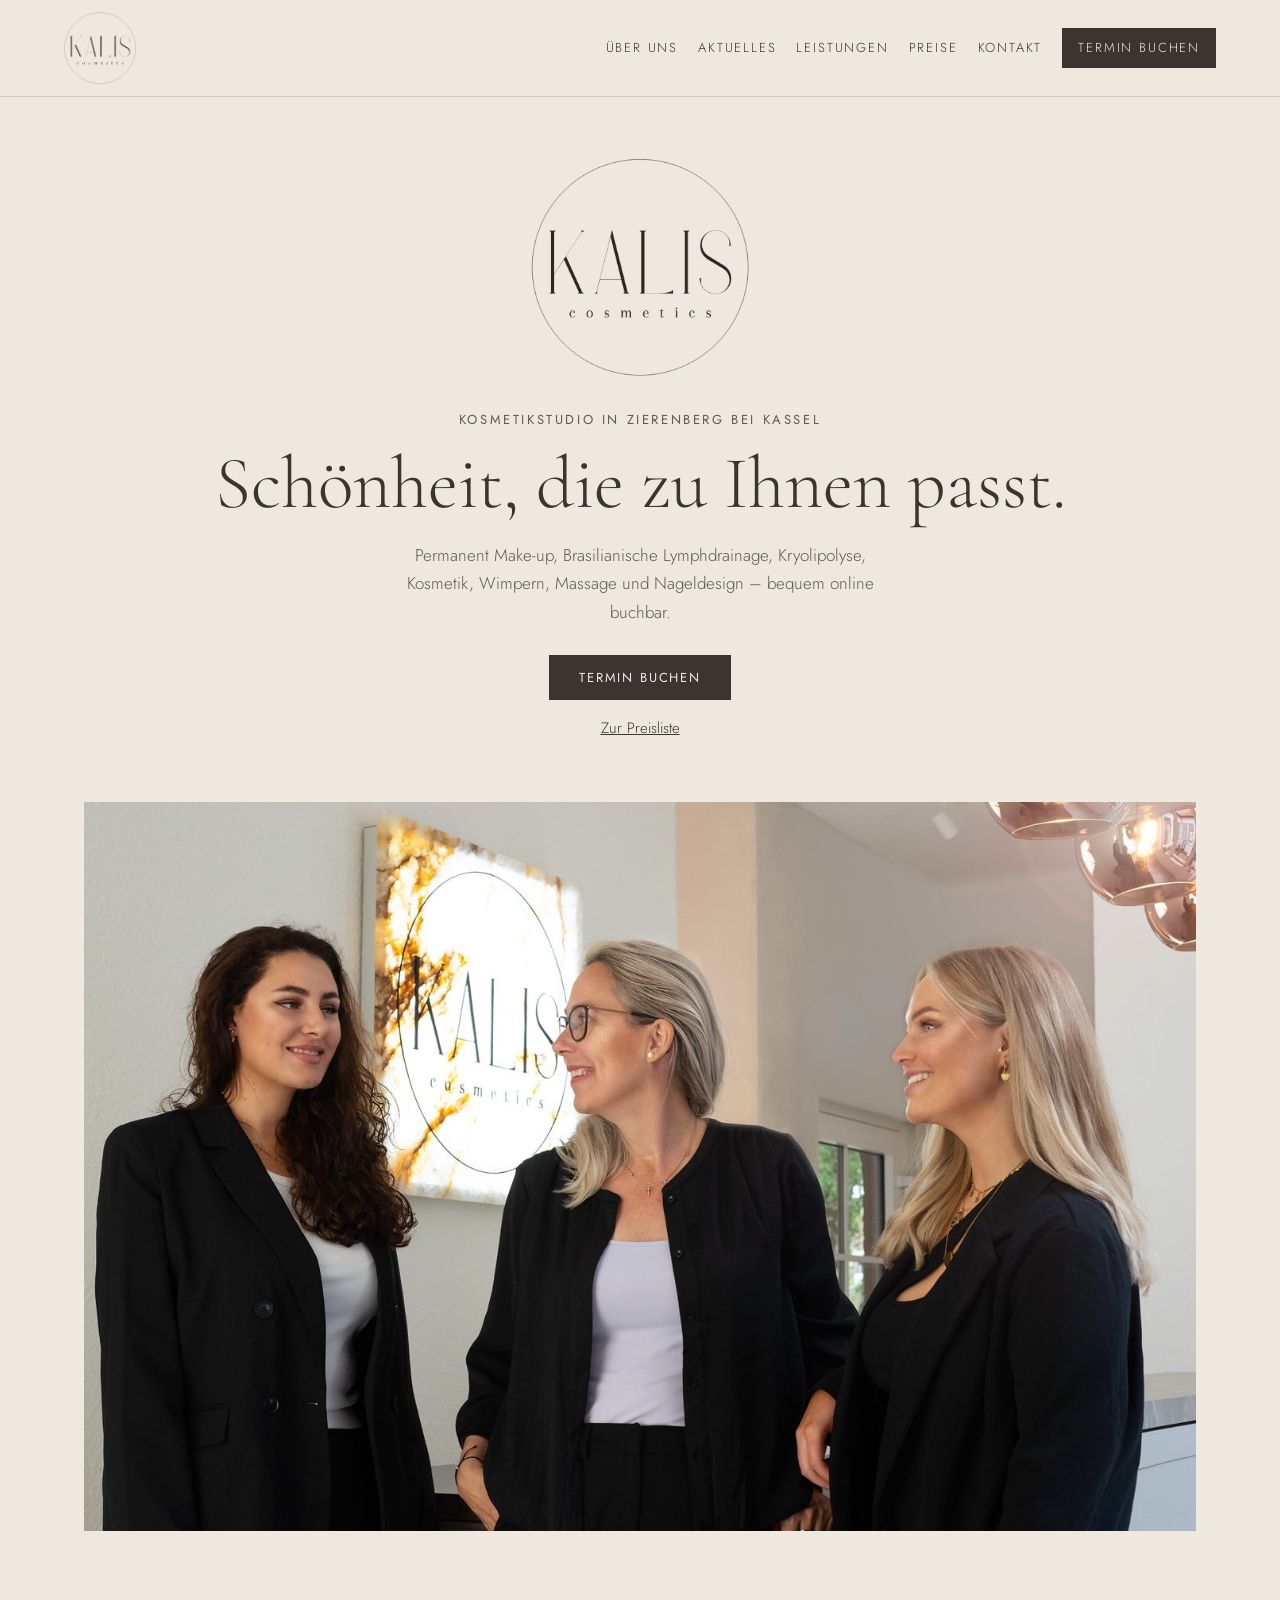
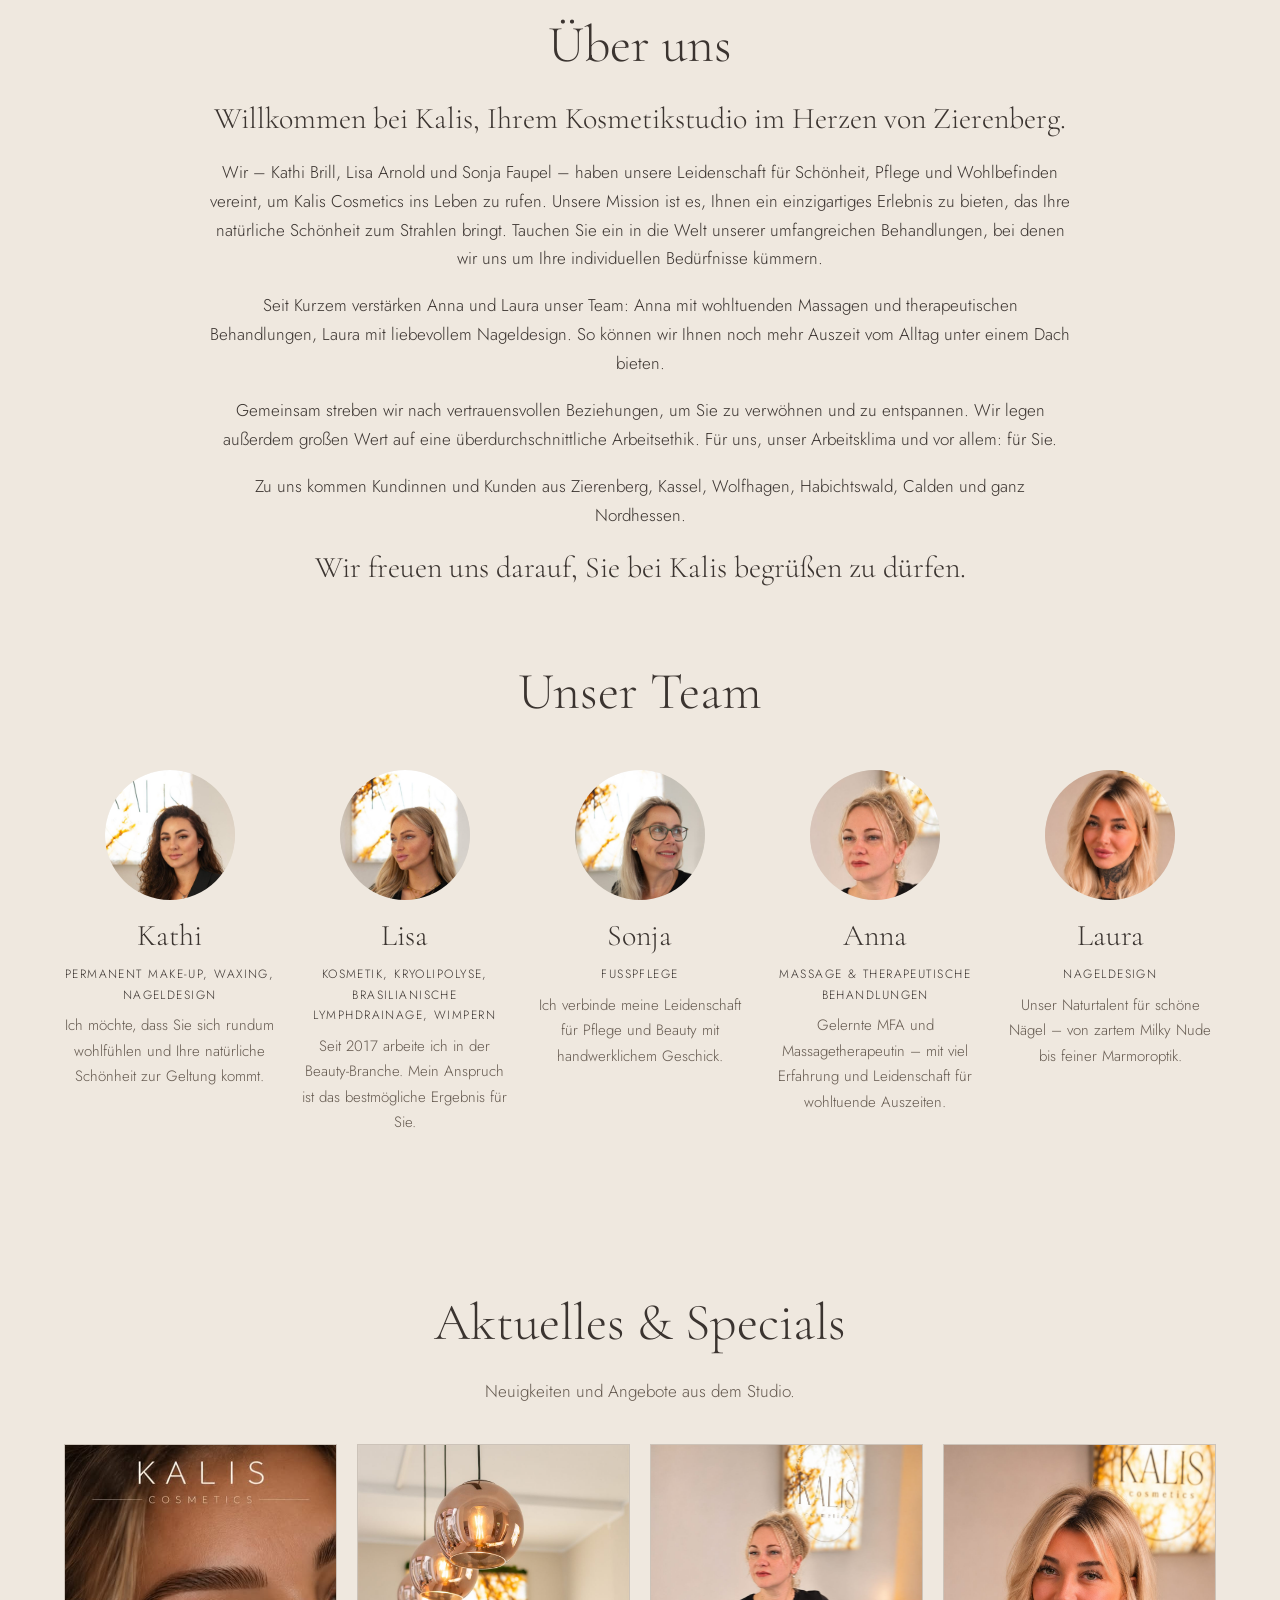
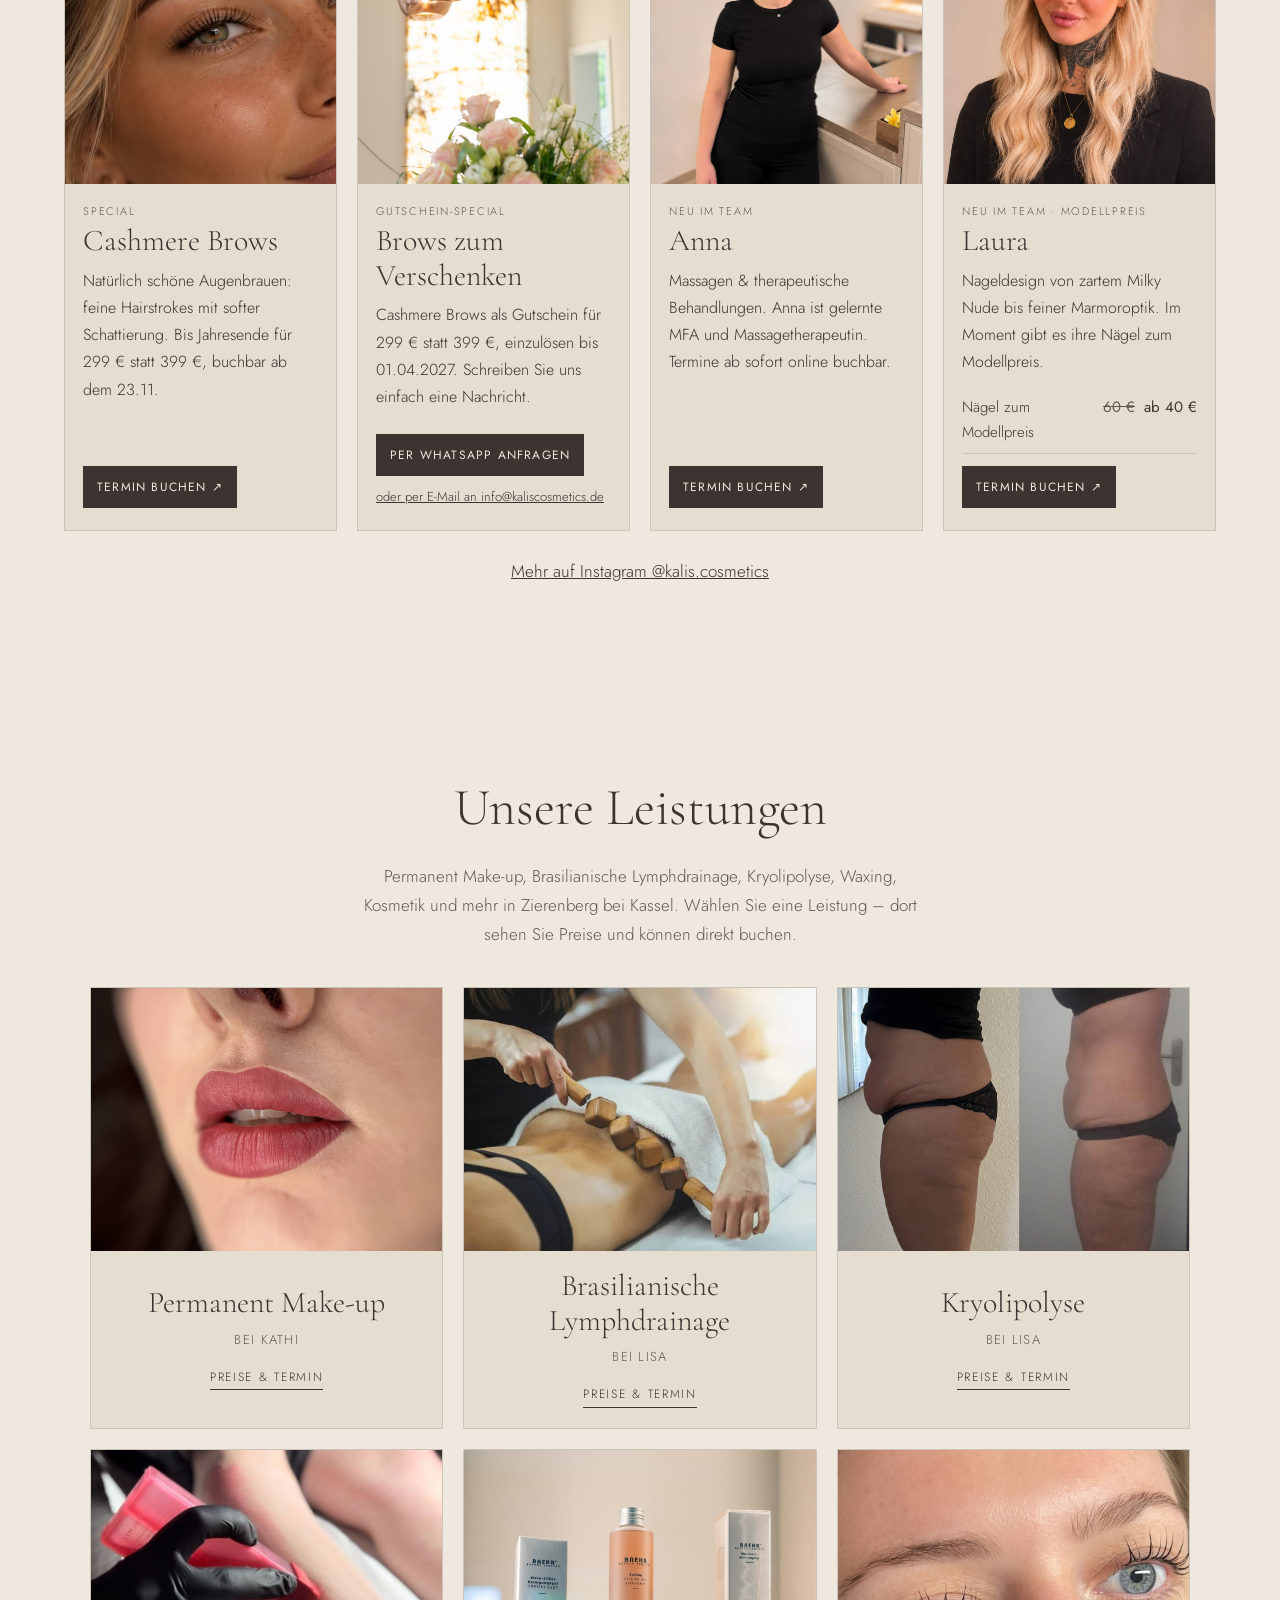
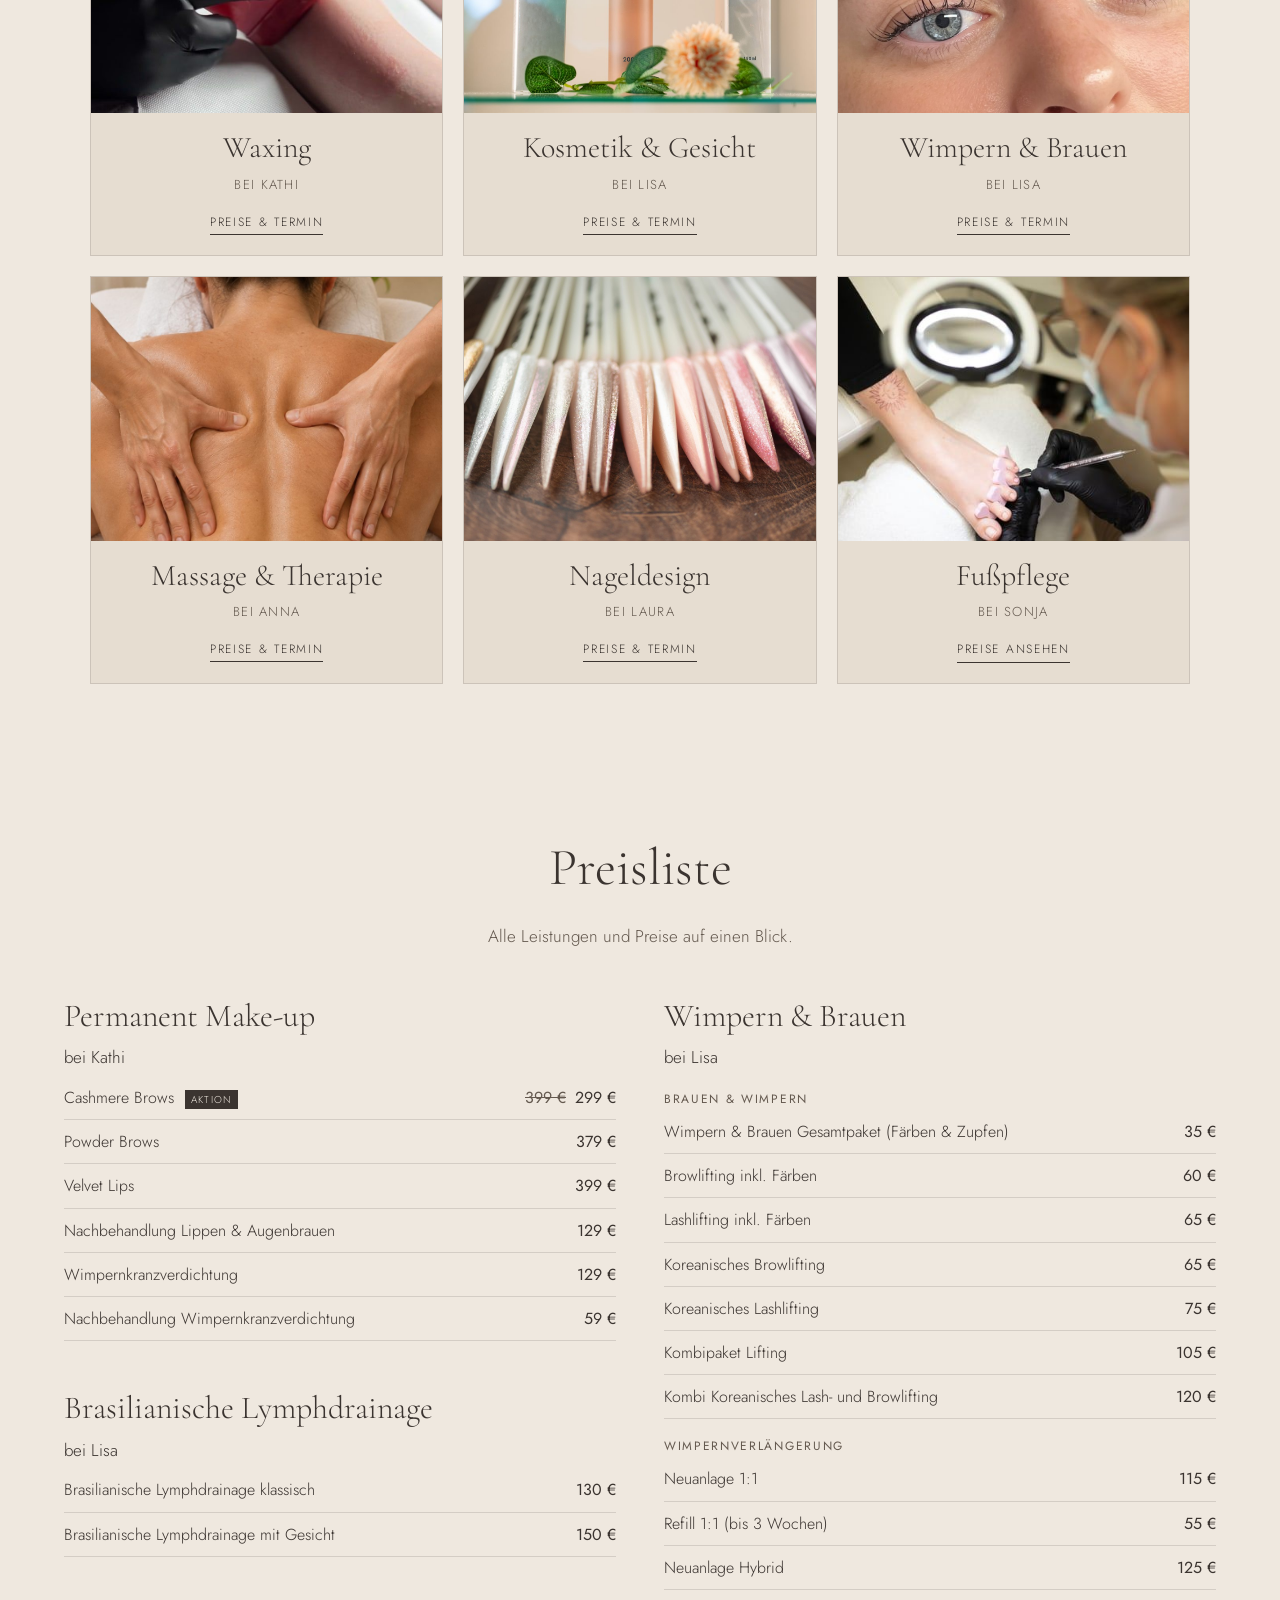
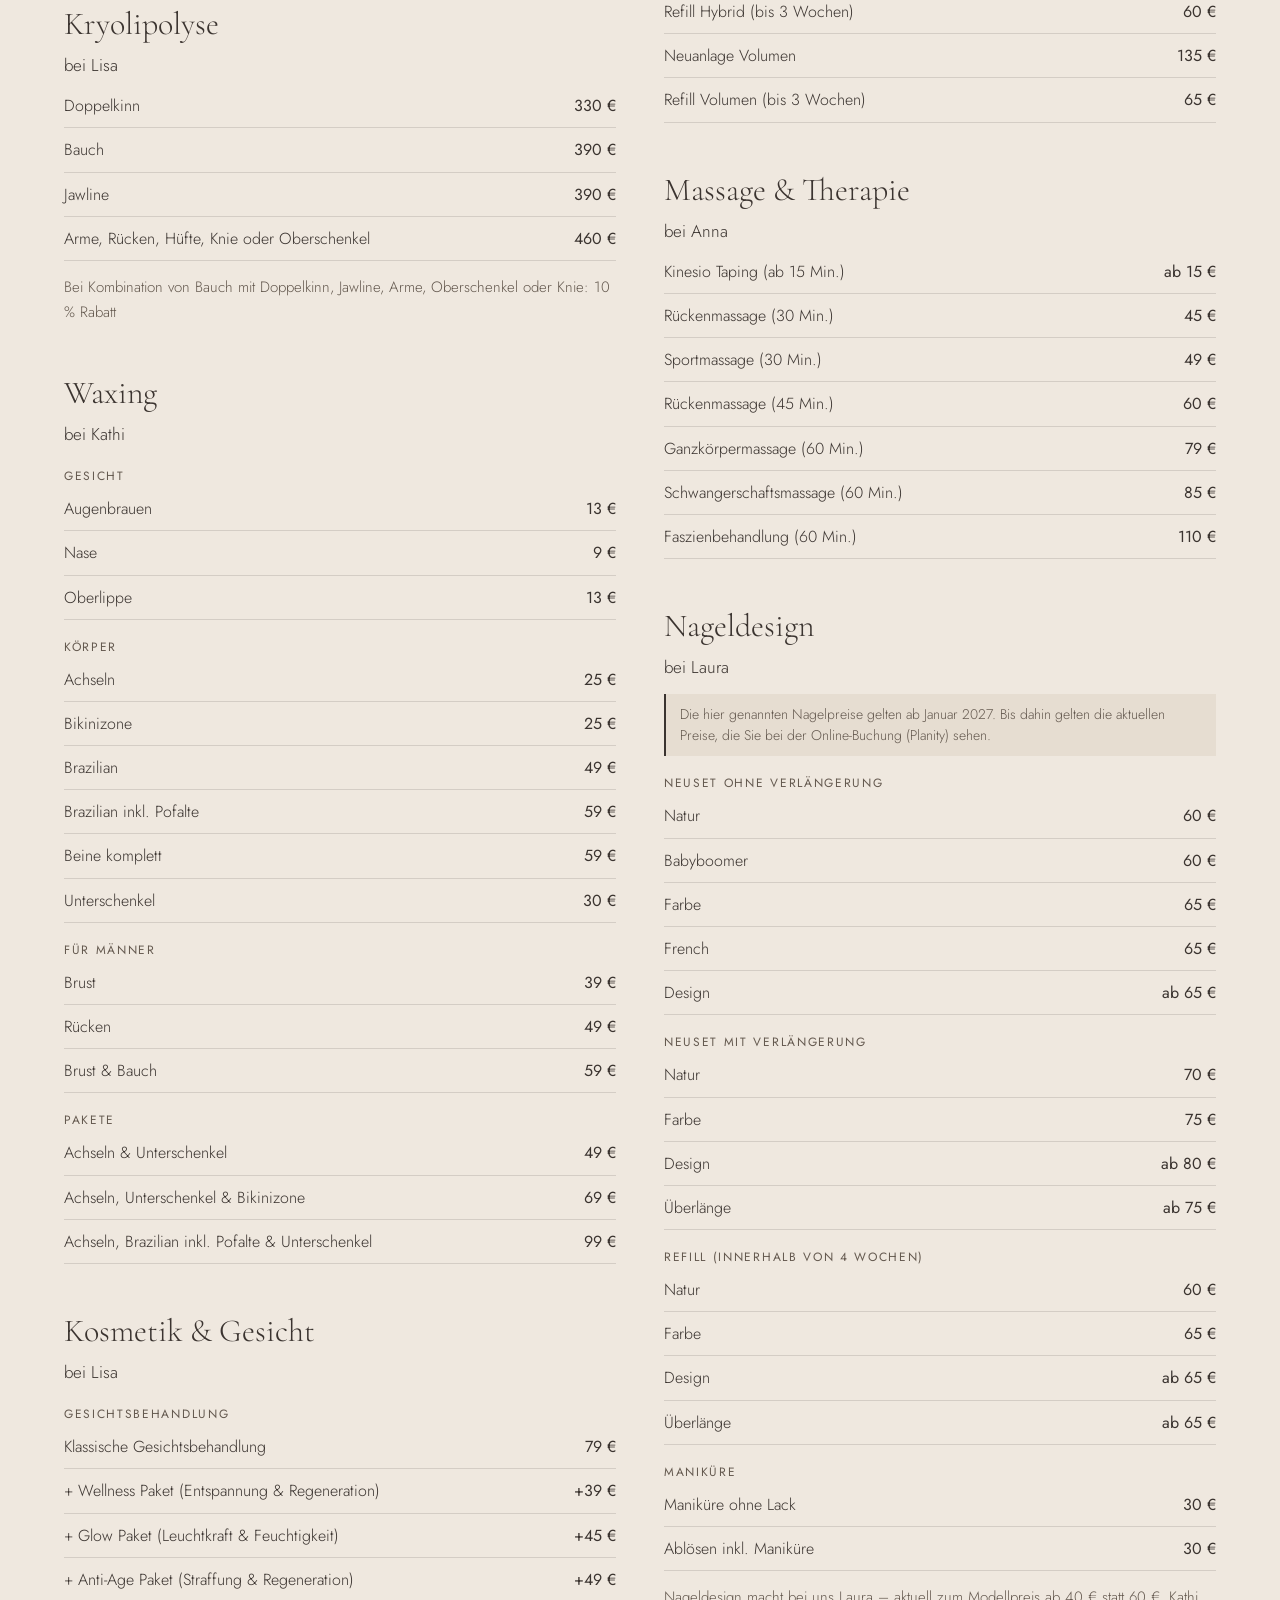
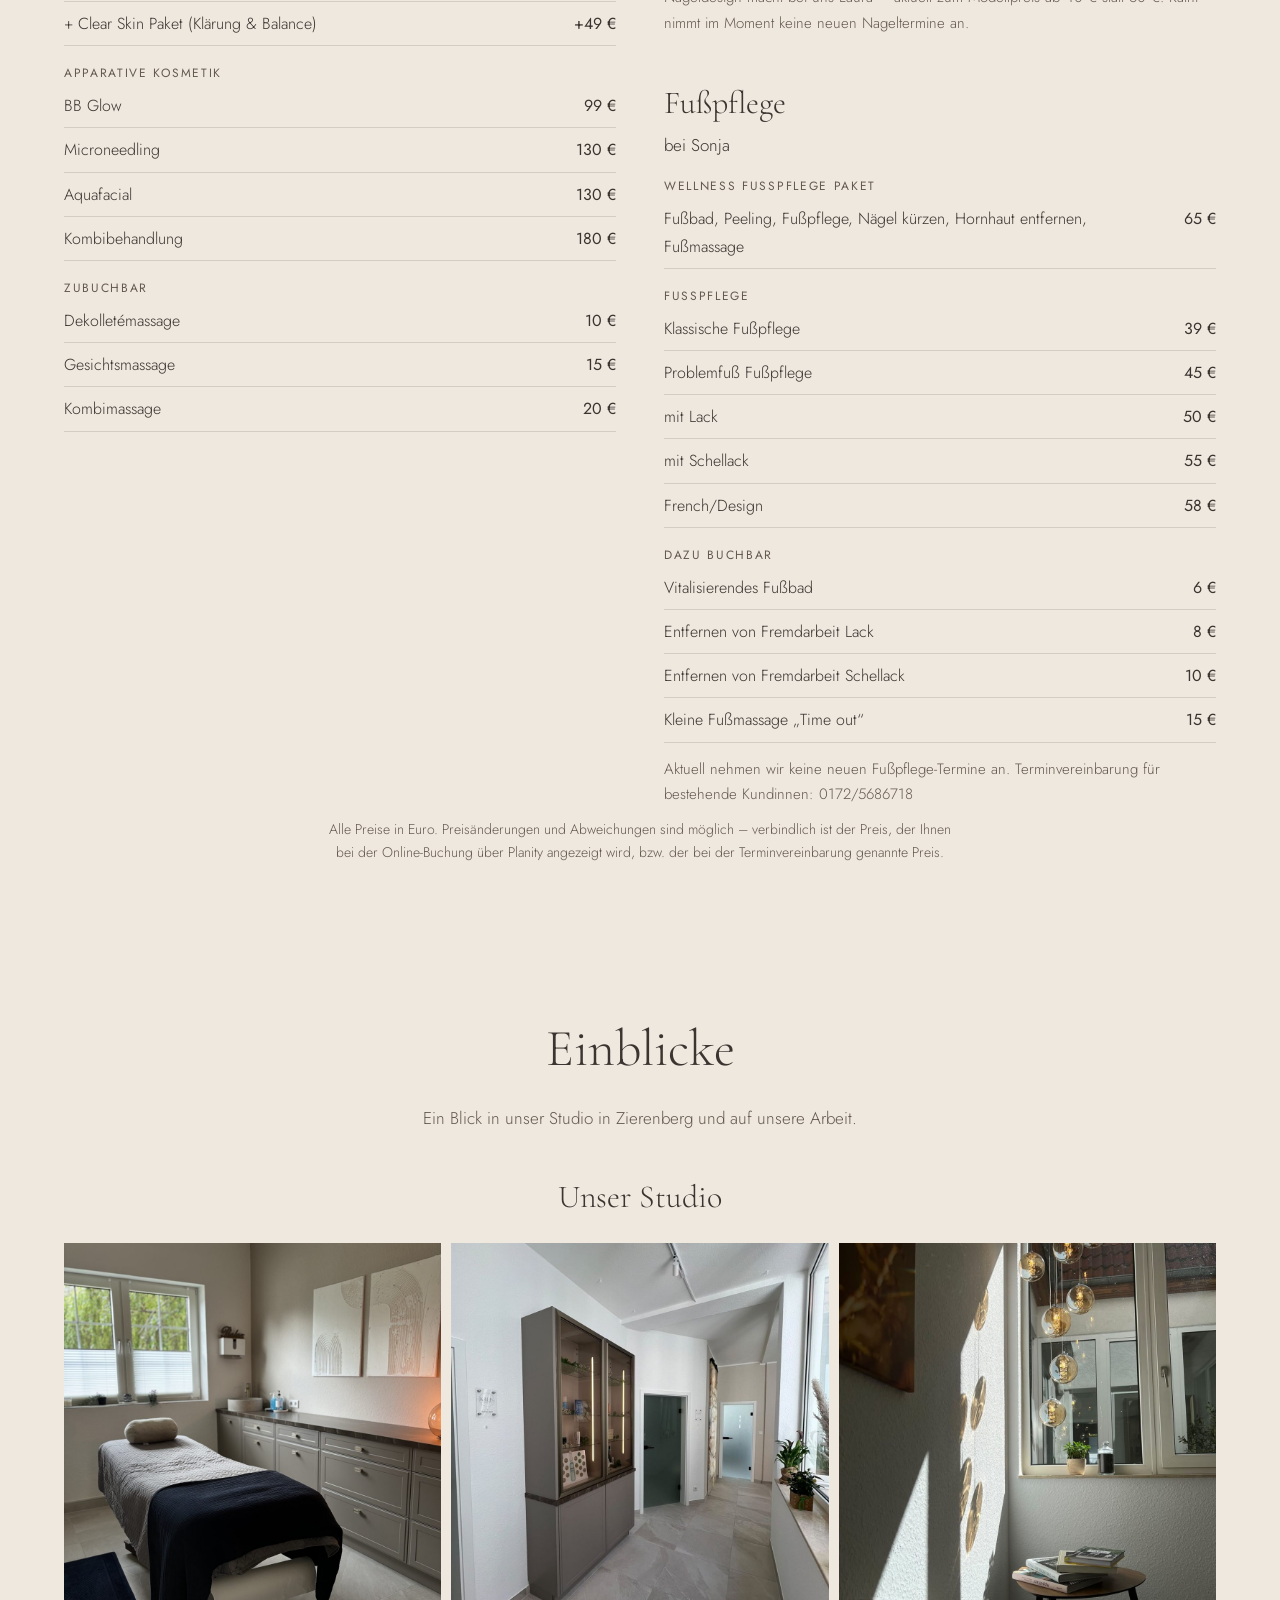
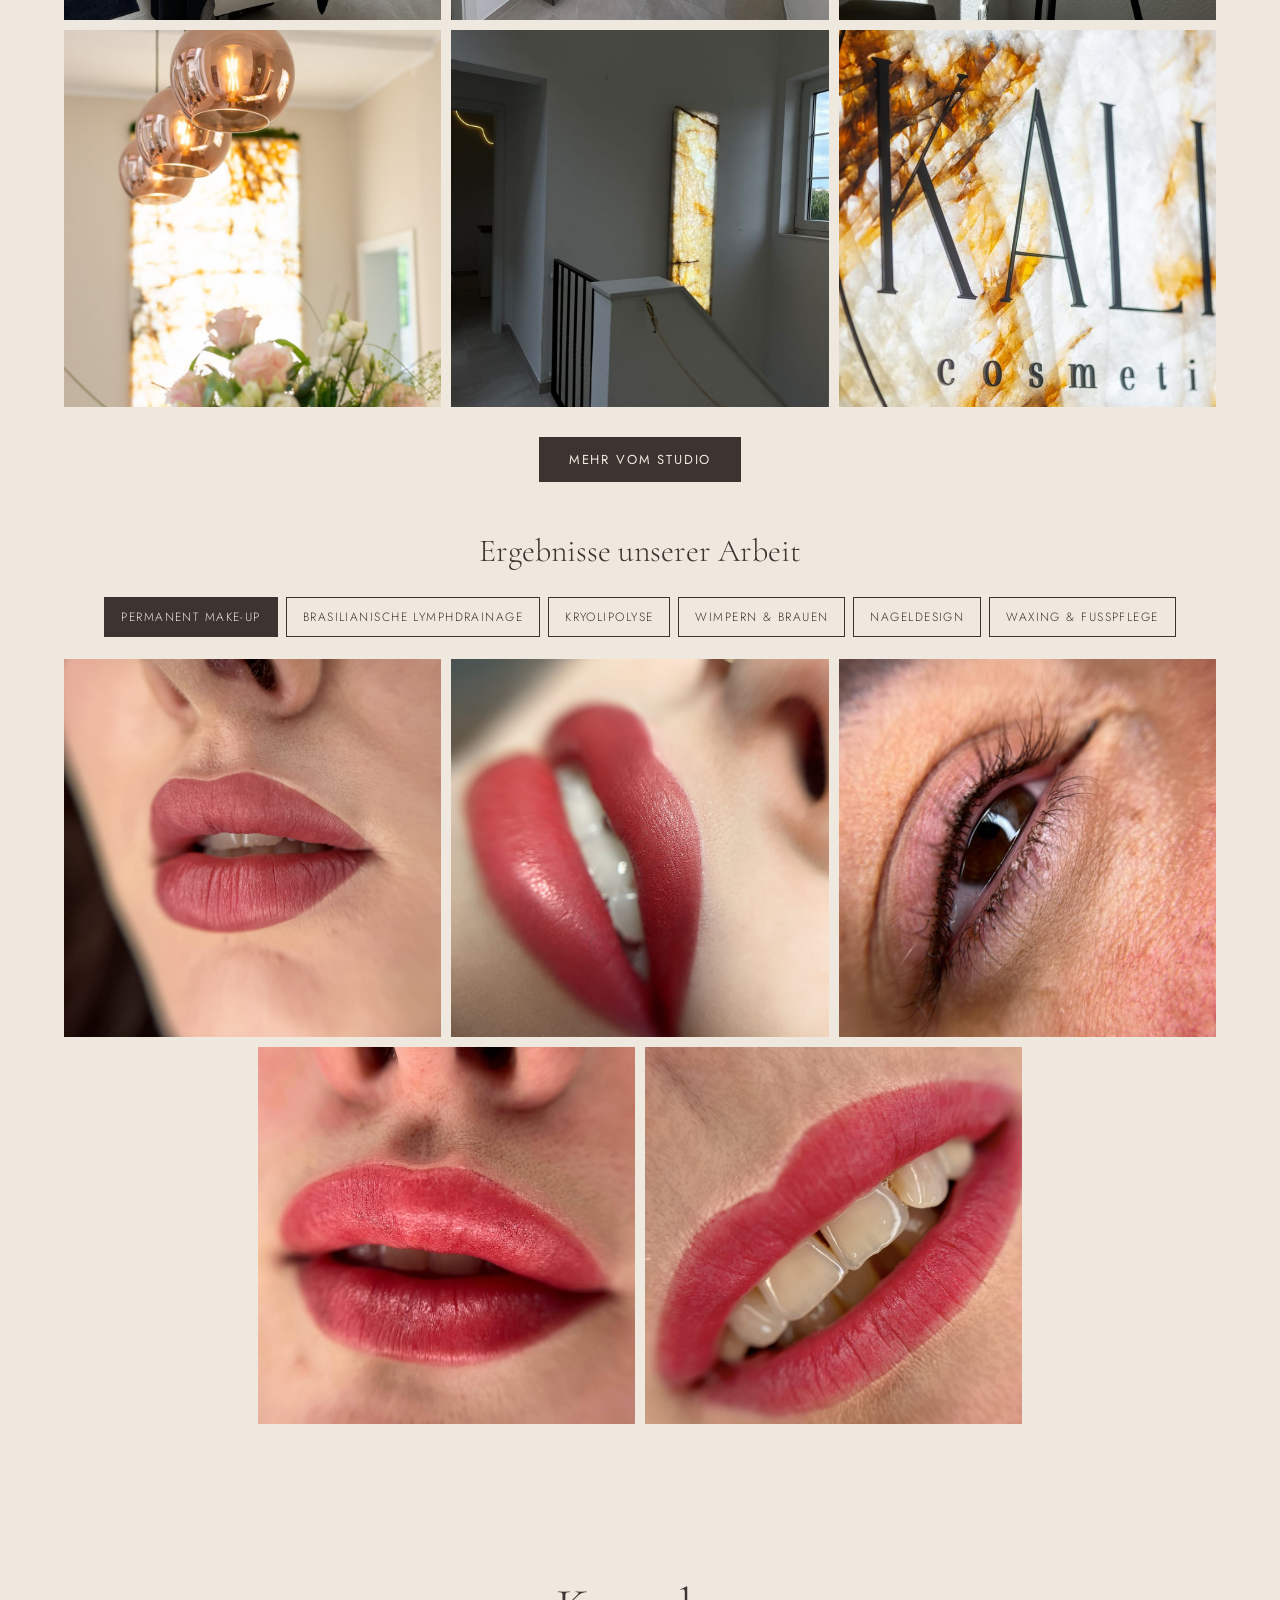
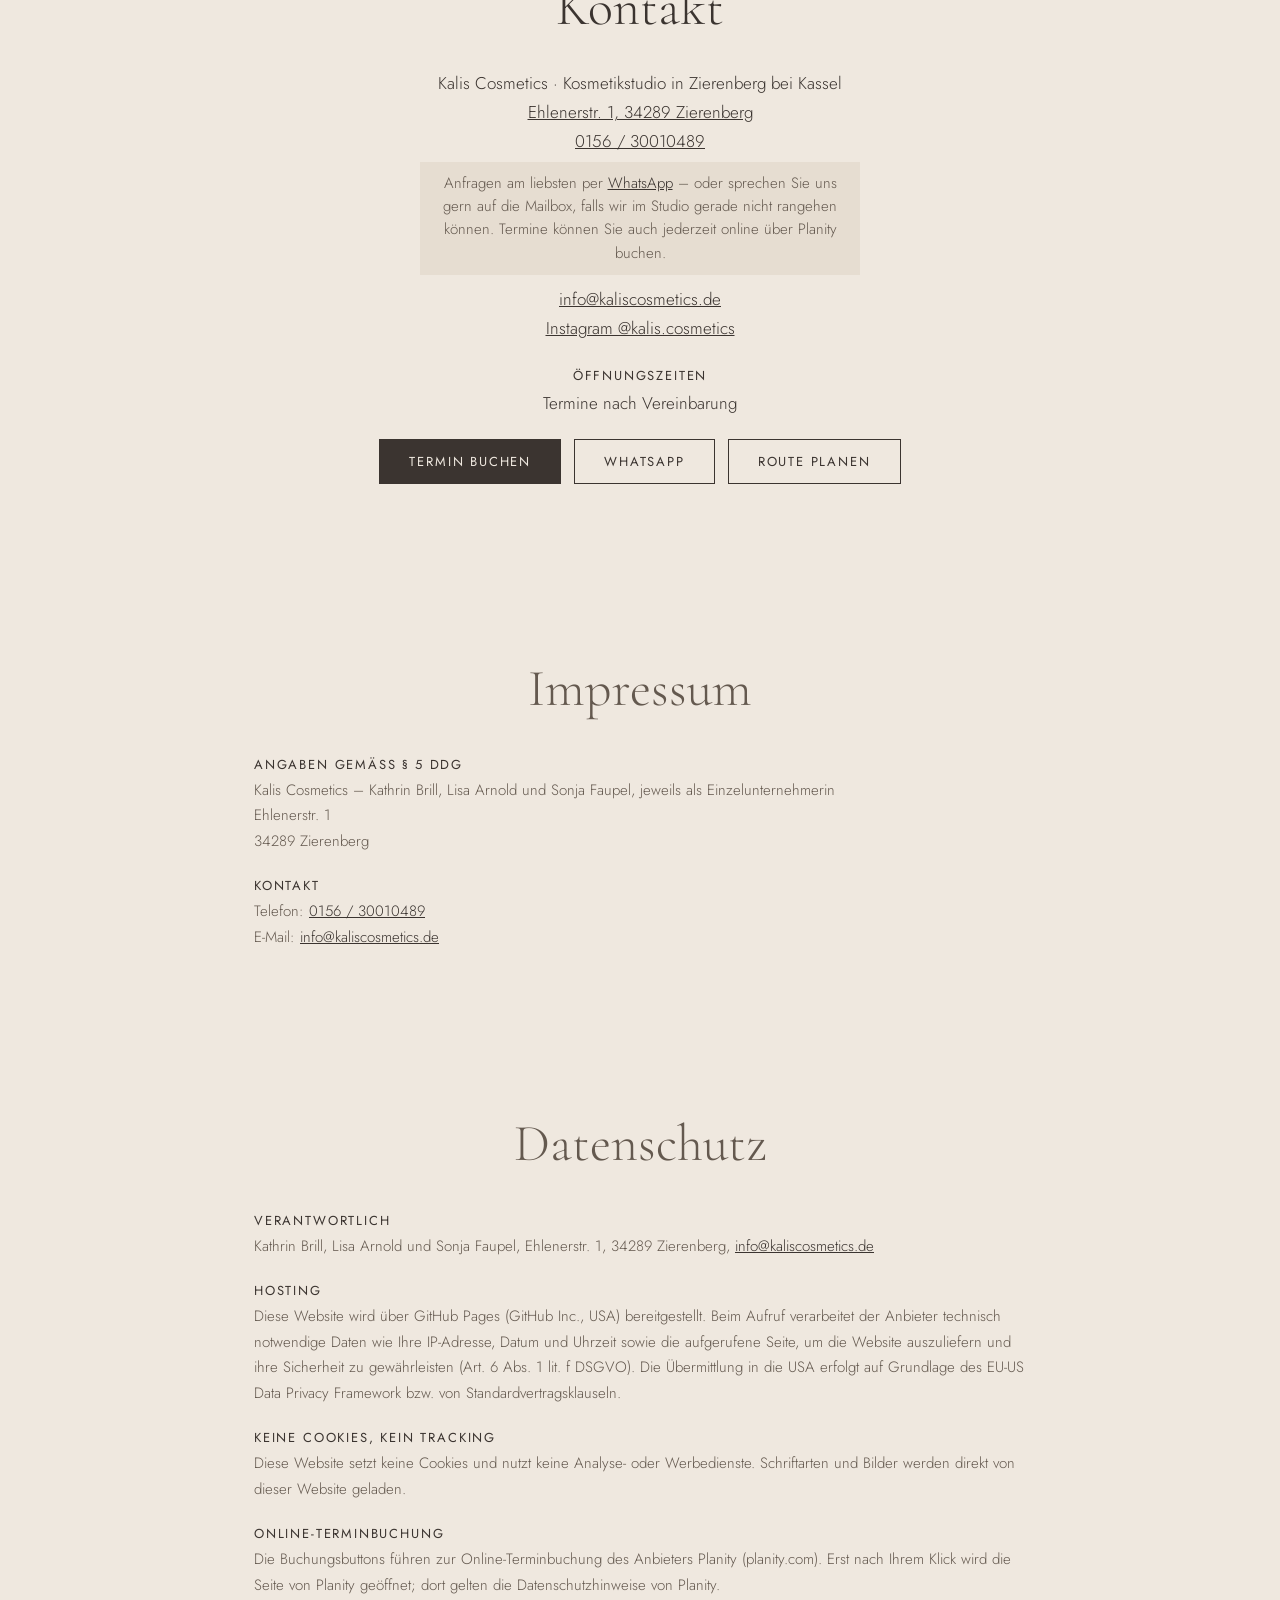
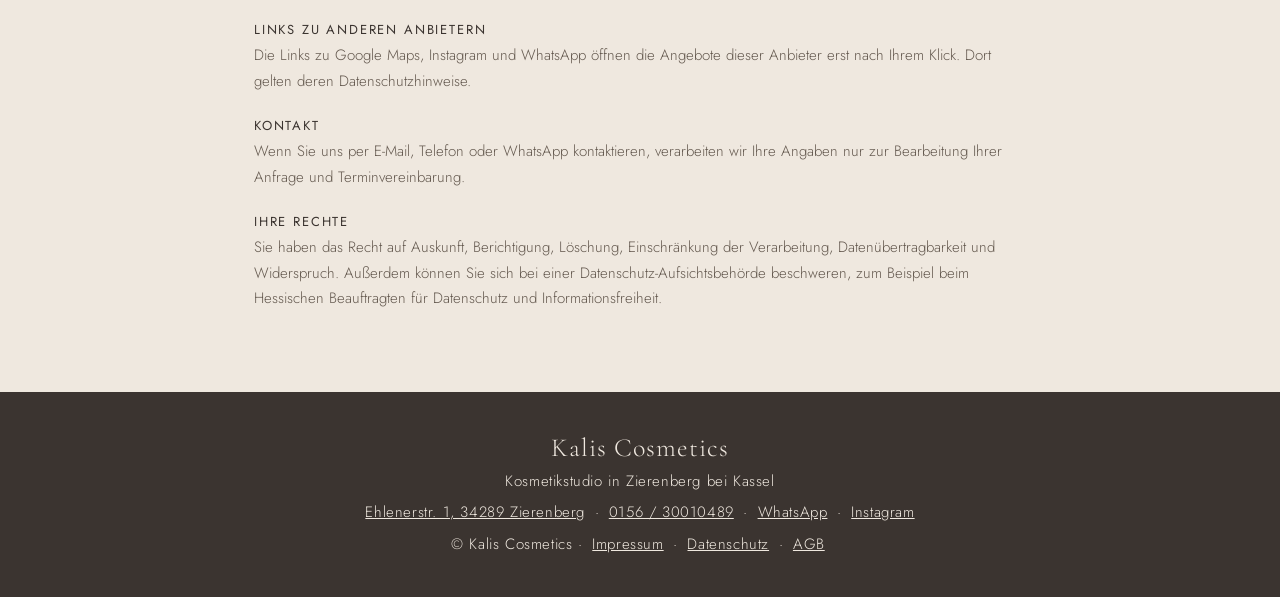
<file: index.html>
<!DOCTYPE html>
<html lang="de"><head><meta charset="utf-8"><meta name="viewport" content="width=device-width,initial-scale=1">
<meta name="theme-color" content="#efe8df">
<meta name="color-scheme" content="light">
<title>Kosmetikstudio Zierenberg bei Kassel – Permanent Make-up, Nägel, Wimpern | Kalis Cosmetics</title>
<meta name="description" content="Kalis Cosmetics – Ihr Kosmetikstudio in Zierenberg bei Kassel: Permanent Make-up (Powder Brows, Cashmere Brows, Velvet Lips), Nageldesign, Wimpernverlängerung, Lash- &amp; Browlifting, Kosmetik, Kryolipolyse, brasilianische Lymphdrainage, Waxing, Fußpflege und Massage. Jetzt online Termin buchen.">
<link rel="canonical" href="https://kaliscosmetics.de/">
<meta name="geo.region" content="DE-HE">
<meta name="geo.placename" content="Zierenberg">
<!-- Vorschau beim Teilen (WhatsApp, Facebook …): braucht vollständige Adressen -->
<meta property="og:type" content="website">
<meta property="og:locale" content="de_DE">
<meta property="og:site_name" content="Kalis Cosmetics">
<meta property="og:url" content="https://kaliscosmetics.de/">
<meta property="og:title" content="Kalis Cosmetics – Kosmetikstudio in Zierenberg bei Kassel">
<meta property="og:description" content="Permanent Make-up, Nageldesign, Wimpern, Kosmetik, Kryolipolyse, Lymphdrainage, Waxing und Massage in Zierenberg bei Kassel. Jetzt online Termin buchen.">
<meta property="og:image" content="https://kaliscosmetics.de/team-gruppe.jpg">
<meta property="og:image:alt" content="Das Team von Kalis Cosmetics in Zierenberg bei Kassel">
<meta name="twitter:card" content="summary_large_image">
<link rel="icon" href="logo.png" type="image/png">
<link rel="apple-touch-icon" href="logo.png">
<link rel="stylesheet" href="style.css?v=20261117f">
</head><body>
<header><a href="#top" aria-label="Startseite"><img class="logo" src="logo.png" alt="Kalis Cosmetics Logo"></a>
<nav><button class="burger" id="burger" aria-label="Menü öffnen" aria-expanded="false" aria-controls="menu"><span></span><span></span><span></span></button>
<div class="menu" id="menu"><a href="#ueber-uns">Über uns</a><a href="#aktuelles">Aktuelles</a><a href="#leistungen">Leistungen</a><a href="#preise">Preise</a><a href="#kontakt">Kontakt</a></div>
<a href="#leistungen" class="nav-btn termin">Termin buchen</a></nav></header>
<main id="top">
<div class="hero"><img class="hero-logo" src="logo.png" alt=""><h1><span class="h1-klein">Kosmetikstudio in Zierenberg bei Kassel</span>Schönheit, die zu Ihnen passt.</h1><p>Permanent Make-up, Brasilianische Lymphdrainage, Kryolipolyse, Kosmetik, Wimpern, Massage und Nageldesign – bequem online buchbar.</p><a href="#leistungen" class="btn termin hero-btn">Termin buchen</a><p class="hero-klein"><a href="#preise">Zur Preisliste</a></p></div>
<div class="hero-foto"><img src="team-gruppe.jpg" alt="Das Team von Kalis Cosmetics im Kosmetikstudio in Zierenberg bei Kassel"></div>
<section id="ueber-uns"><h2>Über uns</h2>
<div class="about">
<p class="lead">Willkommen bei Kalis, Ihrem Kosmetikstudio im Herzen von Zierenberg.</p>
<p>Wir – Kathi Brill, Lisa Arnold und Sonja Faupel – haben unsere Leidenschaft für Schönheit, Pflege und Wohlbefinden vereint, um Kalis Cosmetics ins Leben zu rufen. Unsere Mission ist es, Ihnen ein einzigartiges Erlebnis zu bieten, das Ihre natürliche Schönheit zum Strahlen bringt. Tauchen Sie ein in die Welt unserer umfangreichen Behandlungen, bei denen wir uns um Ihre individuellen Bedürfnisse kümmern.</p>
<p>Seit Kurzem verstärken Anna und Laura unser Team: Anna mit wohltuenden Massagen und therapeutischen Behandlungen, Laura mit liebevollem Nageldesign. So können wir Ihnen noch mehr Auszeit vom Alltag unter einem Dach bieten.</p>
<p>Gemeinsam streben wir nach vertrauensvollen Beziehungen, um Sie zu verwöhnen und zu entspannen. Wir legen außerdem großen Wert auf eine überdurchschnittliche Arbeitsethik. Für uns, unser Arbeitsklima und vor allem: für Sie.</p>
<p>Zu uns kommen Kundinnen und Kunden aus Zierenberg, Kassel, Wolfhagen, Habichtswald, Calden und ganz Nordhessen.</p>
<p class="lead">Wir freuen uns darauf, Sie bei Kalis begrüßen zu dürfen.</p>
</div>
<h2 class="h2-team" id="team">Unser Team</h2><div class="team" id="team-g"></div></section>
<section id="aktuelles"><h2>Aktuelles & Specials</h2><p class="sub">Neuigkeiten und Angebote aus dem Studio.</p><div class="news" id="news"></div><p class="sub mehr"><a href="https://www.instagram.com/kalis.cosmetics" rel="noopener">Mehr auf Instagram @kalis.cosmetics</a></p></section>
<section id="leistungen"><h2>Unsere Leistungen</h2><p class="sub">Permanent Make-up, Brasilianische Lymphdrainage, Kryolipolyse, Waxing, Kosmetik und mehr in Zierenberg bei Kassel. Wählen Sie eine Leistung – dort sehen Sie Preise und können direkt buchen.</p><div class="tiles" id="tiles"></div></section>
<section id="preise"><h2>Preisliste</h2><p class="sub">Alle Leistungen und Preise auf einen Blick.<span class="nur-handy"> Tippen Sie auf einen Bereich, um die Preise zu sehen.</span></p><div class="preisliste" id="preisliste"></div><p class="preis-info">Alle Preise in Euro. Preisänderungen und Abweichungen sind möglich – verbindlich ist der Preis, der Ihnen bei der Online-Buchung über Planity angezeigt wird, bzw. der bei der Terminvereinbarung genannte Preis.</p></section>
<section id="galerie"><h2>Einblicke</h2><p class="sub">Ein Blick in unser Studio in Zierenberg und auf unsere Arbeit.</p>
<h3 class="gal-titel">Unser Studio</h3><div class="gal" id="gal-studio"></div><p class="sub mehr"><button class="btn" id="gal-mehr" hidden>Mehr vom Studio</button></p>
<h3 class="gal-titel">Ergebnisse unserer Arbeit</h3><div class="gal-tabs" id="gal-tabs" role="tablist" aria-label="Ergebnisse nach Leistung"></div><div class="gal" id="gal-erg" role="tabpanel"></div></section>
<section id="kontakt" class="k"><h2>Kontakt</h2>
<p>Kalis Cosmetics · Kosmetikstudio in Zierenberg bei Kassel<br><a href="https://www.google.com/maps/search/?api=1&amp;query=Kalis+Cosmetics+Ehlenerstr.+1+34289+Zierenberg" target="_blank" rel="noopener">Ehlenerstr. 1, 34289 Zierenberg</a><br>
<a href="tel:+4915630010489">0156 / 30010489</a><br>
<span class="k-hinweis">Anfragen am liebsten per <a href="https://wa.me/4915630010489?text=Hallo%2C%20ich%20m%C3%B6chte%20gern%20einen%20Termin%20bei%20Kalis%20vereinbaren." target="_blank" rel="noopener">WhatsApp</a> – oder sprechen Sie uns gern auf die Mailbox, falls wir im Studio gerade nicht rangehen können. Termine können Sie auch jederzeit online über Planity buchen.</span>
<a href="mailto:info@kaliscosmetics.de">info@kaliscosmetics.de</a><br>
<a href="https://www.instagram.com/kalis.cosmetics" rel="noopener">Instagram @kalis.cosmetics</a></p>
<p><strong class="lbl-k">Öffnungszeiten</strong><br>Termine nach Vereinbarung</p>
<p><a href="#leistungen" class="btn termin">Termin buchen</a> <a href="https://wa.me/4915630010489?text=Hallo%2C%20ich%20m%C3%B6chte%20gern%20einen%20Termin%20bei%20Kalis%20vereinbaren." target="_blank" rel="noopener" class="btn btn-hell">WhatsApp</a> <a href="https://www.google.com/maps/search/?api=1&amp;query=Kalis+Cosmetics+Ehlenerstr.+1+34289+Zierenberg" target="_blank" rel="noopener" class="btn btn-hell">Route planen</a></p></section>
<section id="impressum" class="legal"><h2>Impressum</h2>
<h3>Angaben gemäß § 5 DDG</h3>
<p>Kalis Cosmetics – Kathrin Brill, Lisa Arnold und Sonja Faupel, jeweils als Einzelunternehmerin<br>Ehlenerstr. 1<br>34289 Zierenberg</p>
<h3>Kontakt</h3>
<p>Telefon: <a href="tel:+4915630010489">0156 / 30010489</a><br>E-Mail: <a href="mailto:info@kaliscosmetics.de">info@kaliscosmetics.de</a></p>
<!-- Falls eine Umsatzsteuer-ID vorhanden ist, hier ergänzen: <h3>Umsatzsteuer-ID</h3><p>DE…</p> -->
</section>
<!-- Datenschutztext: Entwurf, bitte von einer Fachperson prüfen lassen. -->
<section id="datenschutz" class="legal"><h2>Datenschutz</h2>
<h3>Verantwortlich</h3>
<p>Kathrin Brill, Lisa Arnold und Sonja Faupel, Ehlenerstr. 1, 34289 Zierenberg, <a href="mailto:info@kaliscosmetics.de">info@kaliscosmetics.de</a></p>
<h3>Hosting</h3>
<p>Diese Website wird über GitHub Pages (GitHub Inc., USA) bereitgestellt. Beim Aufruf verarbeitet der Anbieter technisch notwendige Daten wie Ihre IP-Adresse, Datum und Uhrzeit sowie die aufgerufene Seite, um die Website auszuliefern und ihre Sicherheit zu gewährleisten (Art. 6 Abs. 1 lit. f DSGVO). Die Übermittlung in die USA erfolgt auf Grundlage des EU-US Data Privacy Framework bzw. von Standardvertragsklauseln.</p>
<h3>Keine Cookies, kein Tracking</h3>
<p>Diese Website setzt keine Cookies und nutzt keine Analyse- oder Werbedienste. Schriftarten und Bilder werden direkt von dieser Website geladen.</p>
<h3>Online-Terminbuchung</h3>
<p>Die Buchungsbuttons führen zur Online-Terminbuchung des Anbieters Planity (planity.com). Erst nach Ihrem Klick wird die Seite von Planity geöffnet; dort gelten die Datenschutzhinweise von Planity.</p>
<h3>Links zu anderen Anbietern</h3>
<p>Die Links zu Google Maps, Instagram und WhatsApp öffnen die Angebote dieser Anbieter erst nach Ihrem Klick. Dort gelten deren Datenschutzhinweise.</p>
<h3>Kontakt</h3>
<p>Wenn Sie uns per E-Mail, Telefon oder WhatsApp kontaktieren, verarbeiten wir Ihre Angaben nur zur Bearbeitung Ihrer Anfrage und Terminvereinbarung.</p>
<h3>Ihre Rechte</h3>
<p>Sie haben das Recht auf Auskunft, Berichtigung, Löschung, Einschränkung der Verarbeitung, Datenübertragbarkeit und Widerspruch. Außerdem können Sie sich bei einer Datenschutz-Aufsichtsbehörde beschweren, zum Beispiel beim Hessischen Beauftragten für Datenschutz und Informationsfreiheit.</p>
</section>
</main>
<footer><p class="f-name">Kalis Cosmetics</p><p>Kosmetikstudio in Zierenberg bei Kassel</p><p><a href="https://www.google.com/maps/search/?api=1&amp;query=Kalis+Cosmetics+Ehlenerstr.+1+34289+Zierenberg" target="_blank" rel="noopener">Ehlenerstr. 1, 34289 Zierenberg</a> · <a href="tel:+4915630010489">0156 / 30010489</a> · <a href="https://wa.me/4915630010489" target="_blank" rel="noopener">WhatsApp</a> · <a href="https://www.instagram.com/kalis.cosmetics" rel="noopener">Instagram</a></p><p>© Kalis Cosmetics · <a href="#impressum">Impressum</a> · <a href="#datenschutz">Datenschutz</a> · <a href="agb.html">AGB</a></p></footer>
<!-- Fenster (bewusst ohne <dialog>, damit es auch auf dem iPhone zuverlässig funktioniert) -->
<div id="dlg" class="modal" hidden role="dialog" aria-modal="true" aria-label="Details"><div class="modal-box"><button class="x" id="zu" aria-label="Schließen">×</button><div id="dc"></div></div></div>
<div id="lb" class="modal lb" hidden role="dialog" aria-modal="true" aria-label="Bild"><button class="x" id="lb-zu" aria-label="Schließen">×</button><button class="lb-nav lb-prev" id="lb-prev" aria-label="Vorheriges Bild">‹</button><img id="lb-img" alt=""><button class="lb-nav lb-next" id="lb-next" aria-label="Nächstes Bild">›</button></div>
<!-- Infos für Google (Suchergebnisse, Karten) -->
<script type="application/ld+json">
{"@context":"https://schema.org","@type":"BeautySalon","name":"Kalis Cosmetics","alternateName":"Kalis Kosmetikinstitut","description":"Kosmetikstudio in Zierenberg bei Kassel: Permanent Make-up, Nageldesign, Wimpern, Kosmetik, Kryolipolyse, brasilianische Lymphdrainage, Waxing, Fußpflege und Massage.","url":"https://kaliscosmetics.de/","image":"https://kaliscosmetics.de/team-gruppe.jpg","logo":"https://kaliscosmetics.de/logo.png","email":"info@kaliscosmetics.de","telephone":"+49 156 30010489","priceRange":"€€","paymentAccepted":"Bargeld, Kartenzahlung","address":{"@type":"PostalAddress","streetAddress":"Ehlenerstr. 1","postalCode":"34289","addressLocality":"Zierenberg","addressRegion":"Hessen","addressCountry":"DE"},"areaServed":[{"@type":"City","name":"Zierenberg"},{"@type":"City","name":"Kassel"},{"@type":"City","name":"Wolfhagen"},{"@type":"City","name":"Habichtswald"},{"@type":"City","name":"Calden"},{"@type":"AdministrativeArea","name":"Nordhessen"}],"hasOfferCatalog":{"@type":"OfferCatalog","name":"Leistungen","itemListElement":[{"@type":"Offer","itemOffered":{"@type":"Service","name":"Permanent Make-up (Powder Brows, Cashmere Brows, Velvet Lips, Wimpernkranzverdichtung)"}},{"@type":"Offer","itemOffered":{"@type":"Service","name":"Nageldesign"}},{"@type":"Offer","itemOffered":{"@type":"Service","name":"Wimpernverlängerung, Lash Lifting und Brow Lifting"}},{"@type":"Offer","itemOffered":{"@type":"Service","name":"Kosmetik, Microneedling, BB Glow, Aquafacial"}},{"@type":"Offer","itemOffered":{"@type":"Service","name":"Kryolipolyse"}},{"@type":"Offer","itemOffered":{"@type":"Service","name":"Brasilianische Lymphdrainage"}},{"@type":"Offer","itemOffered":{"@type":"Service","name":"Waxing"}},{"@type":"Offer","itemOffered":{"@type":"Service","name":"Fußpflege"}},{"@type":"Offer","itemOffered":{"@type":"Service","name":"Massage"}}]},"sameAs":["https://www.instagram.com/kalis.cosmetics"]}
</script>
<script src="data.js?v=20261117f"></script>
<script src="script.js?v=20261117f"></script>
</body></html>
</file>
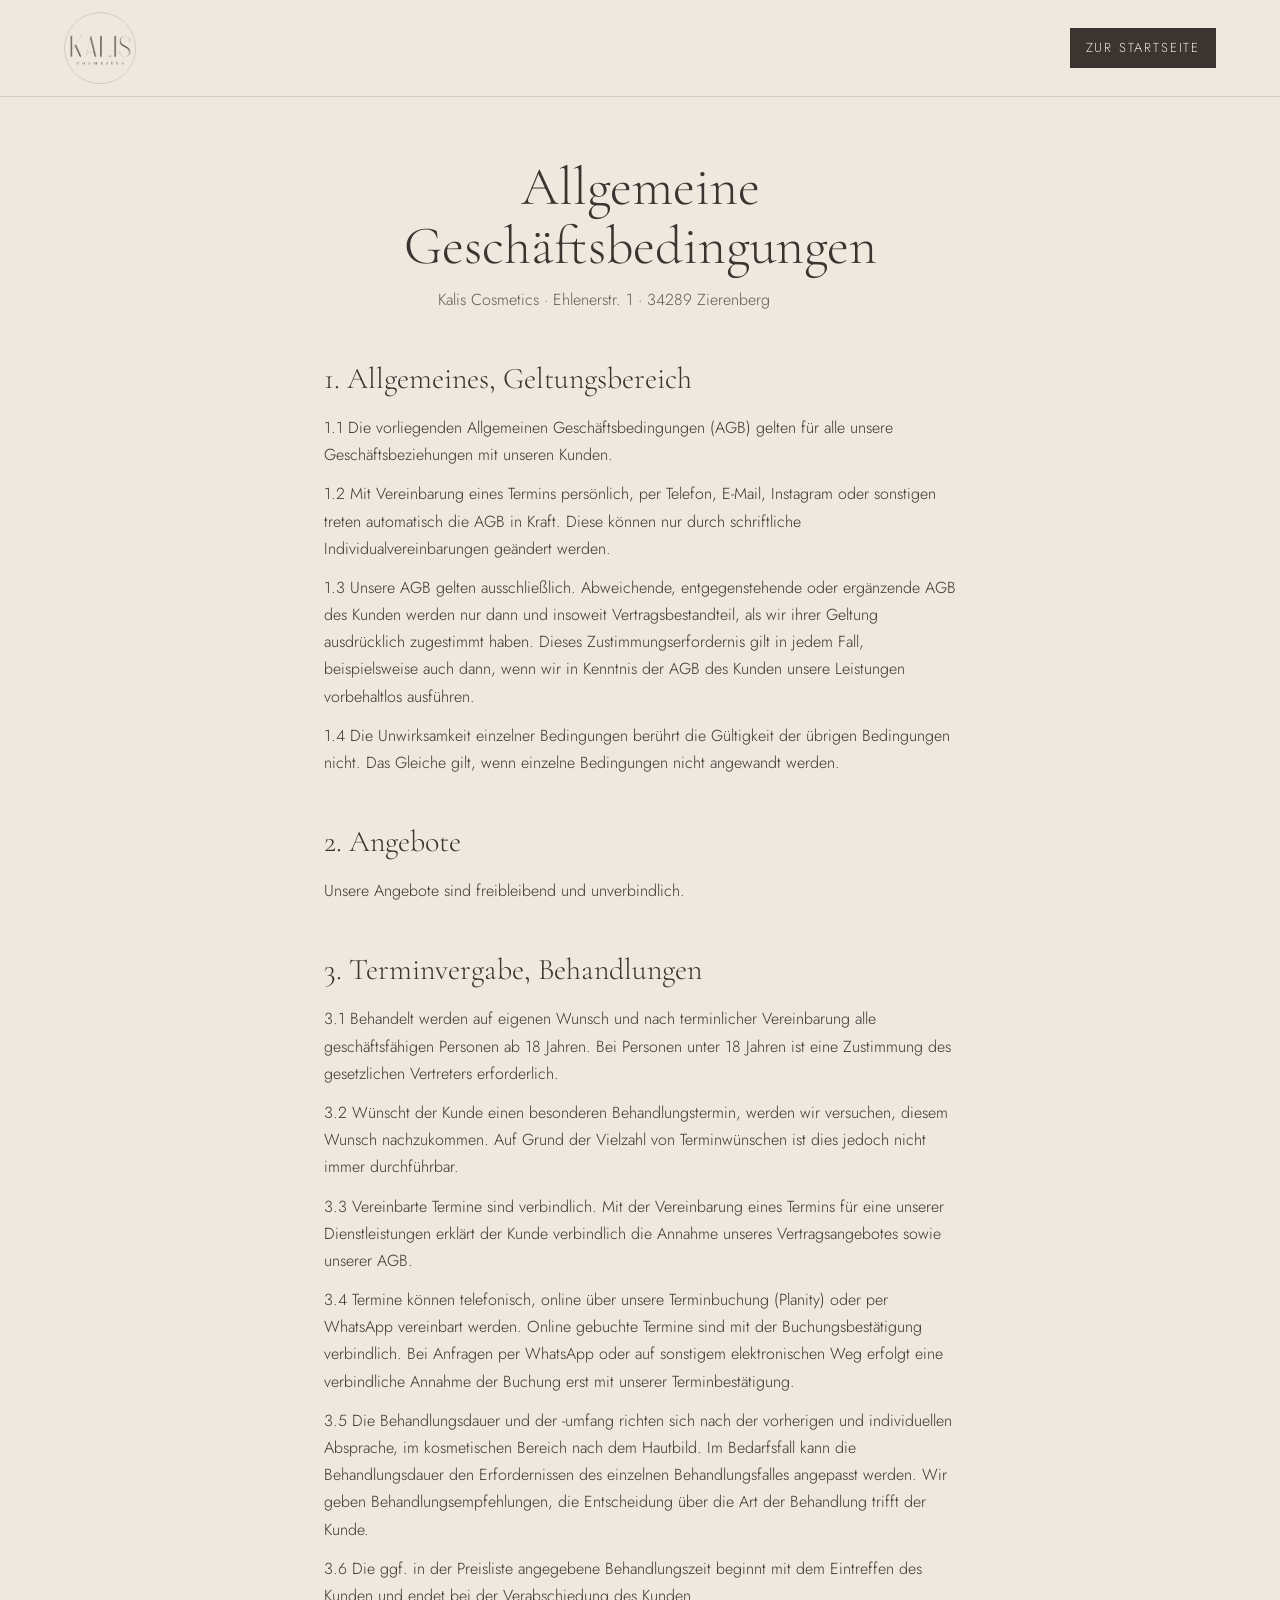
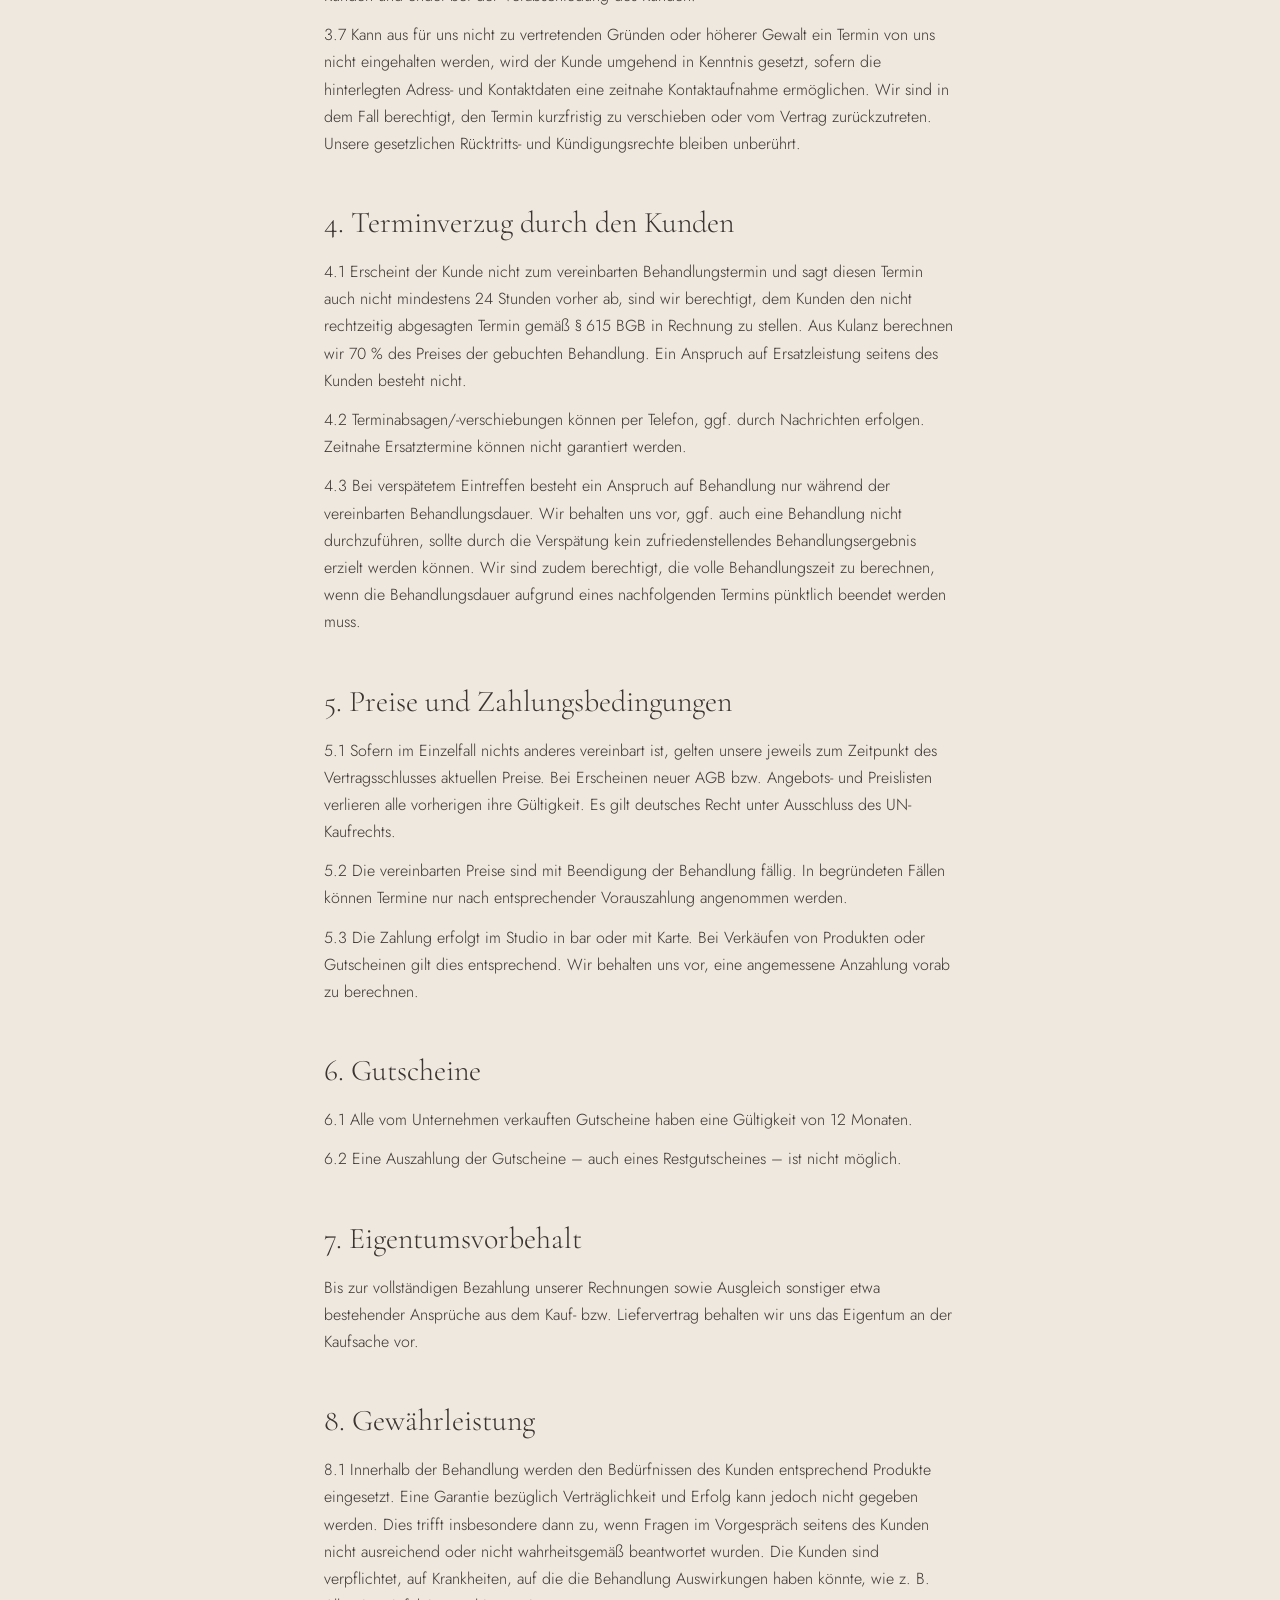
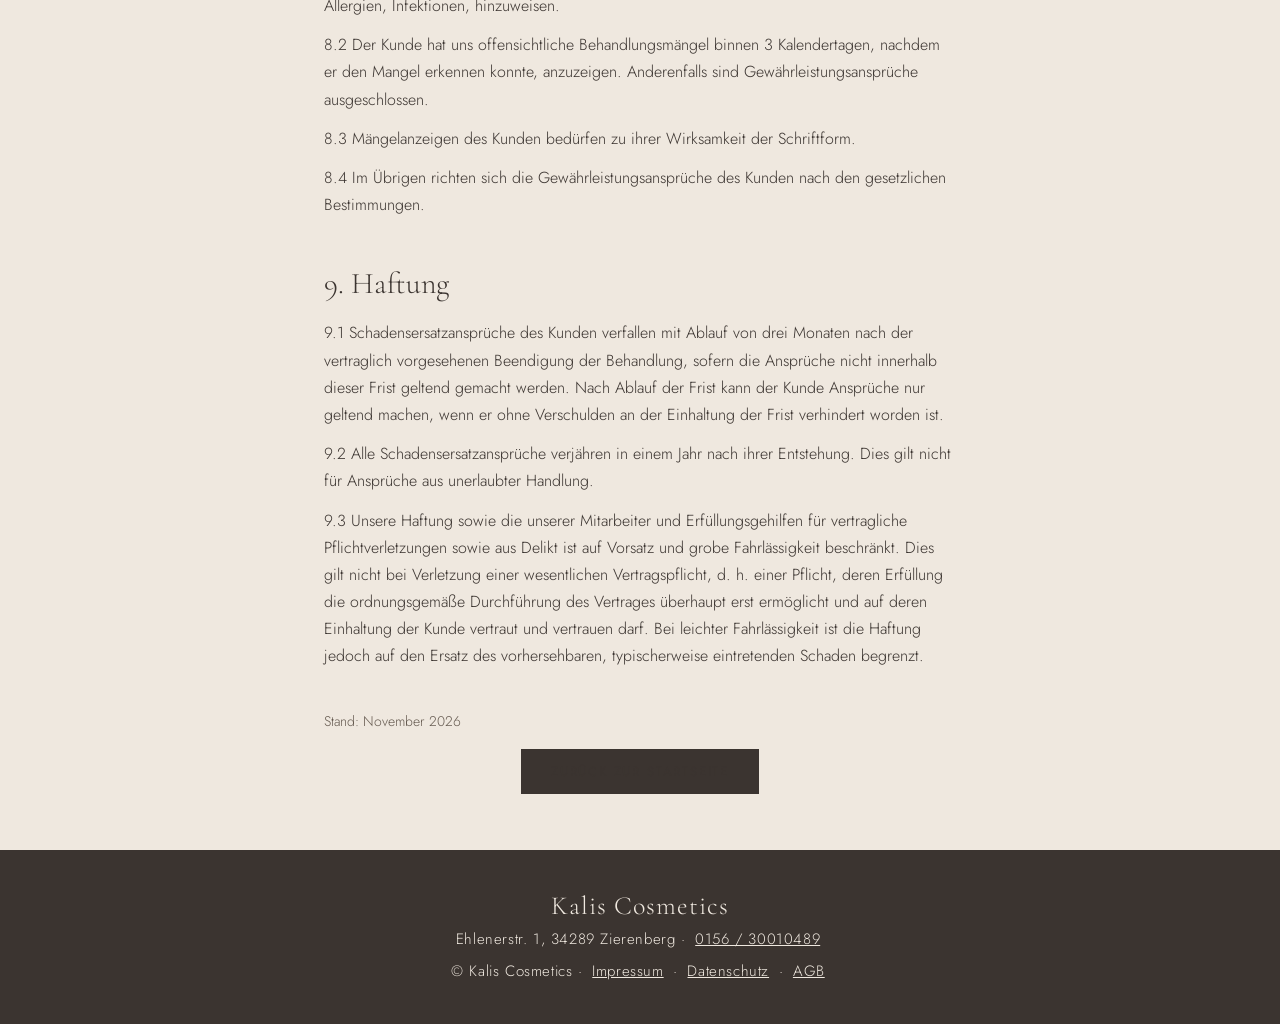
<file: agb.html>
<!DOCTYPE html>
<html lang="de"><head><meta charset="utf-8"><meta name="viewport" content="width=device-width,initial-scale=1">
<meta name="theme-color" content="#efe8df">
<meta name="color-scheme" content="light">
<title>AGB – Kalis Cosmetics</title>
<meta name="description" content="Allgemeine Geschäftsbedingungen von Kalis Cosmetics in Zierenberg.">
<link rel="icon" href="logo.png" type="image/png">
<link rel="stylesheet" href="style.css?v=20261117c">
</head><body>
<header><a href="index.html" aria-label="Zur Startseite"><img class="logo" src="logo.png" alt="Kalis Cosmetics"></a>
<nav><a href="index.html" class="nav-btn">Zur Startseite</a></nav></header>
<main class="agb">
<h1>Allgemeine Geschäftsbedingungen</h1>
<p class="sub">Kalis Cosmetics · Ehlenerstr. 1 · 34289 Zierenberg</p>

<h2>1. Allgemeines, Geltungsbereich</h2>
<p>1.1 Die vorliegenden Allgemeinen Geschäftsbedingungen (AGB) gelten für alle unsere Geschäftsbeziehungen mit unseren Kunden.</p>
<p>1.2 Mit Vereinbarung eines Termins persönlich, per Telefon, E-Mail, Instagram oder sonstigen treten automatisch die AGB in Kraft. Diese können nur durch schriftliche Individualvereinbarungen geändert werden.</p>
<p>1.3 Unsere AGB gelten ausschließlich. Abweichende, entgegenstehende oder ergänzende AGB des Kunden werden nur dann und insoweit Vertragsbestandteil, als wir ihrer Geltung ausdrücklich zugestimmt haben. Dieses Zustimmungserfordernis gilt in jedem Fall, beispielsweise auch dann, wenn wir in Kenntnis der AGB des Kunden unsere Leistungen vorbehaltlos ausführen.</p>
<p>1.4 Die Unwirksamkeit einzelner Bedingungen berührt die Gültigkeit der übrigen Bedingungen nicht. Das Gleiche gilt, wenn einzelne Bedingungen nicht angewandt werden.</p>

<h2>2. Angebote</h2>
<p>Unsere Angebote sind freibleibend und unverbindlich.</p>

<h2>3. Terminvergabe, Behandlungen</h2>
<p>3.1 Behandelt werden auf eigenen Wunsch und nach terminlicher Vereinbarung alle geschäftsfähigen Personen ab 18 Jahren. Bei Personen unter 18 Jahren ist eine Zustimmung des gesetzlichen Vertreters erforderlich.</p>
<p>3.2 Wünscht der Kunde einen besonderen Behandlungstermin, werden wir versuchen, diesem Wunsch nachzukommen. Auf Grund der Vielzahl von Terminwünschen ist dies jedoch nicht immer durchführbar.</p>
<p>3.3 Vereinbarte Termine sind verbindlich. Mit der Vereinbarung eines Termins für eine unserer Dienstleistungen erklärt der Kunde verbindlich die Annahme unseres Vertragsangebotes sowie unserer AGB.</p>
<p>3.4 Termine können telefonisch, online über unsere Terminbuchung (Planity) oder per WhatsApp vereinbart werden. Online gebuchte Termine sind mit der Buchungsbestätigung verbindlich. Bei Anfragen per WhatsApp oder auf sonstigem elektronischen Weg erfolgt eine verbindliche Annahme der Buchung erst mit unserer Terminbestätigung.</p>
<p>3.5 Die Behandlungsdauer und der -umfang richten sich nach der vorherigen und individuellen Absprache, im kosmetischen Bereich nach dem Hautbild. Im Bedarfsfall kann die Behandlungsdauer den Erfordernissen des einzelnen Behandlungsfalles angepasst werden. Wir geben Behandlungsempfehlungen, die Entscheidung über die Art der Behandlung trifft der Kunde.</p>
<p>3.6 Die ggf. in der Preisliste angegebene Behandlungszeit beginnt mit dem Eintreffen des Kunden und endet bei der Verabschiedung des Kunden.</p>
<p>3.7 Kann aus für uns nicht zu vertretenden Gründen oder höherer Gewalt ein Termin von uns nicht eingehalten werden, wird der Kunde umgehend in Kenntnis gesetzt, sofern die hinterlegten Adress- und Kontaktdaten eine zeitnahe Kontaktaufnahme ermöglichen. Wir sind in dem Fall berechtigt, den Termin kurzfristig zu verschieben oder vom Vertrag zurückzutreten. Unsere gesetzlichen Rücktritts- und Kündigungsrechte bleiben unberührt.</p>

<h2>4. Terminverzug durch den Kunden</h2>
<p>4.1 Erscheint der Kunde nicht zum vereinbarten Behandlungstermin und sagt diesen Termin auch nicht mindestens 24 Stunden vorher ab, sind wir berechtigt, dem Kunden den nicht rechtzeitig abgesagten Termin gemäß § 615 BGB in Rechnung zu stellen. Aus Kulanz berechnen wir 70 % des Preises der gebuchten Behandlung. Ein Anspruch auf Ersatzleistung seitens des Kunden besteht nicht.</p>
<p>4.2 Terminabsagen/-verschiebungen können per Telefon, ggf. durch Nachrichten erfolgen. Zeitnahe Ersatztermine können nicht garantiert werden.</p>
<p>4.3 Bei verspätetem Eintreffen besteht ein Anspruch auf Behandlung nur während der vereinbarten Behandlungsdauer. Wir behalten uns vor, ggf. auch eine Behandlung nicht durchzuführen, sollte durch die Verspätung kein zufriedenstellendes Behandlungsergebnis erzielt werden können. Wir sind zudem berechtigt, die volle Behandlungszeit zu berechnen, wenn die Behandlungsdauer aufgrund eines nachfolgenden Termins pünktlich beendet werden muss.</p>

<h2>5. Preise und Zahlungsbedingungen</h2>
<p>5.1 Sofern im Einzelfall nichts anderes vereinbart ist, gelten unsere jeweils zum Zeitpunkt des Vertragsschlusses aktuellen Preise. Bei Erscheinen neuer AGB bzw. Angebots- und Preislisten verlieren alle vorherigen ihre Gültigkeit. Es gilt deutsches Recht unter Ausschluss des UN-Kaufrechts.</p>
<p>5.2 Die vereinbarten Preise sind mit Beendigung der Behandlung fällig. In begründeten Fällen können Termine nur nach entsprechender Vorauszahlung angenommen werden.</p>
<p>5.3 Die Zahlung erfolgt im Studio in bar oder mit Karte. Bei Verkäufen von Produkten oder Gutscheinen gilt dies entsprechend. Wir behalten uns vor, eine angemessene Anzahlung vorab zu berechnen.</p>

<h2>6. Gutscheine</h2>
<p>6.1 Alle vom Unternehmen verkauften Gutscheine haben eine Gültigkeit von 12 Monaten.</p>
<p>6.2 Eine Auszahlung der Gutscheine – auch eines Restgutscheines – ist nicht möglich.</p>

<h2>7. Eigentumsvorbehalt</h2>
<p>Bis zur vollständigen Bezahlung unserer Rechnungen sowie Ausgleich sonstiger etwa bestehender Ansprüche aus dem Kauf- bzw. Liefervertrag behalten wir uns das Eigentum an der Kaufsache vor.</p>

<h2>8. Gewährleistung</h2>
<p>8.1 Innerhalb der Behandlung werden den Bedürfnissen des Kunden entsprechend Produkte eingesetzt. Eine Garantie bezüglich Verträglichkeit und Erfolg kann jedoch nicht gegeben werden. Dies trifft insbesondere dann zu, wenn Fragen im Vorgespräch seitens des Kunden nicht ausreichend oder nicht wahrheitsgemäß beantwortet wurden. Die Kunden sind verpflichtet, auf Krankheiten, auf die die Behandlung Auswirkungen haben könnte, wie z. B. Allergien, Infektionen, hinzuweisen.</p>
<p>8.2 Der Kunde hat uns offensichtliche Behandlungsmängel binnen 3 Kalendertagen, nachdem er den Mangel erkennen konnte, anzuzeigen. Anderenfalls sind Gewährleistungsansprüche ausgeschlossen.</p>
<p>8.3 Mängelanzeigen des Kunden bedürfen zu ihrer Wirksamkeit der Schriftform.</p>
<p>8.4 Im Übrigen richten sich die Gewährleistungsansprüche des Kunden nach den gesetzlichen Bestimmungen.</p>

<h2>9. Haftung</h2>
<p>9.1 Schadensersatzansprüche des Kunden verfallen mit Ablauf von drei Monaten nach der vertraglich vorgesehenen Beendigung der Behandlung, sofern die Ansprüche nicht innerhalb dieser Frist geltend gemacht werden. Nach Ablauf der Frist kann der Kunde Ansprüche nur geltend machen, wenn er ohne Verschulden an der Einhaltung der Frist verhindert worden ist.</p>
<p>9.2 Alle Schadensersatzansprüche verjähren in einem Jahr nach ihrer Entstehung. Dies gilt nicht für Ansprüche aus unerlaubter Handlung.</p>
<p>9.3 Unsere Haftung sowie die unserer Mitarbeiter und Erfüllungsgehilfen für vertragliche Pflichtverletzungen sowie aus Delikt ist auf Vorsatz und grobe Fahrlässigkeit beschränkt. Dies gilt nicht bei Verletzung einer wesentlichen Vertragspflicht, d. h. einer Pflicht, deren Erfüllung die ordnungsgemäße Durchführung des Vertrages überhaupt erst ermöglicht und auf deren Einhaltung der Kunde vertraut und vertrauen darf. Bei leichter Fahrlässigkeit ist die Haftung jedoch auf den Ersatz des vorhersehbaren, typischerweise eintretenden Schaden begrenzt.</p>

<p class="stand">Stand: November 2026</p>
<p class="mehr"><a href="index.html" class="btn">Zurück zur Startseite</a></p>
</main>
<footer><p class="f-name">Kalis Cosmetics</p><p>Ehlenerstr. 1, 34289 Zierenberg · <a href="tel:+4915630010489">0156 / 30010489</a></p><p>© Kalis Cosmetics · <a href="index.html#impressum">Impressum</a> · <a href="index.html#datenschutz">Datenschutz</a> · <a href="agb.html">AGB</a></p></footer>
</body></html>
</file>
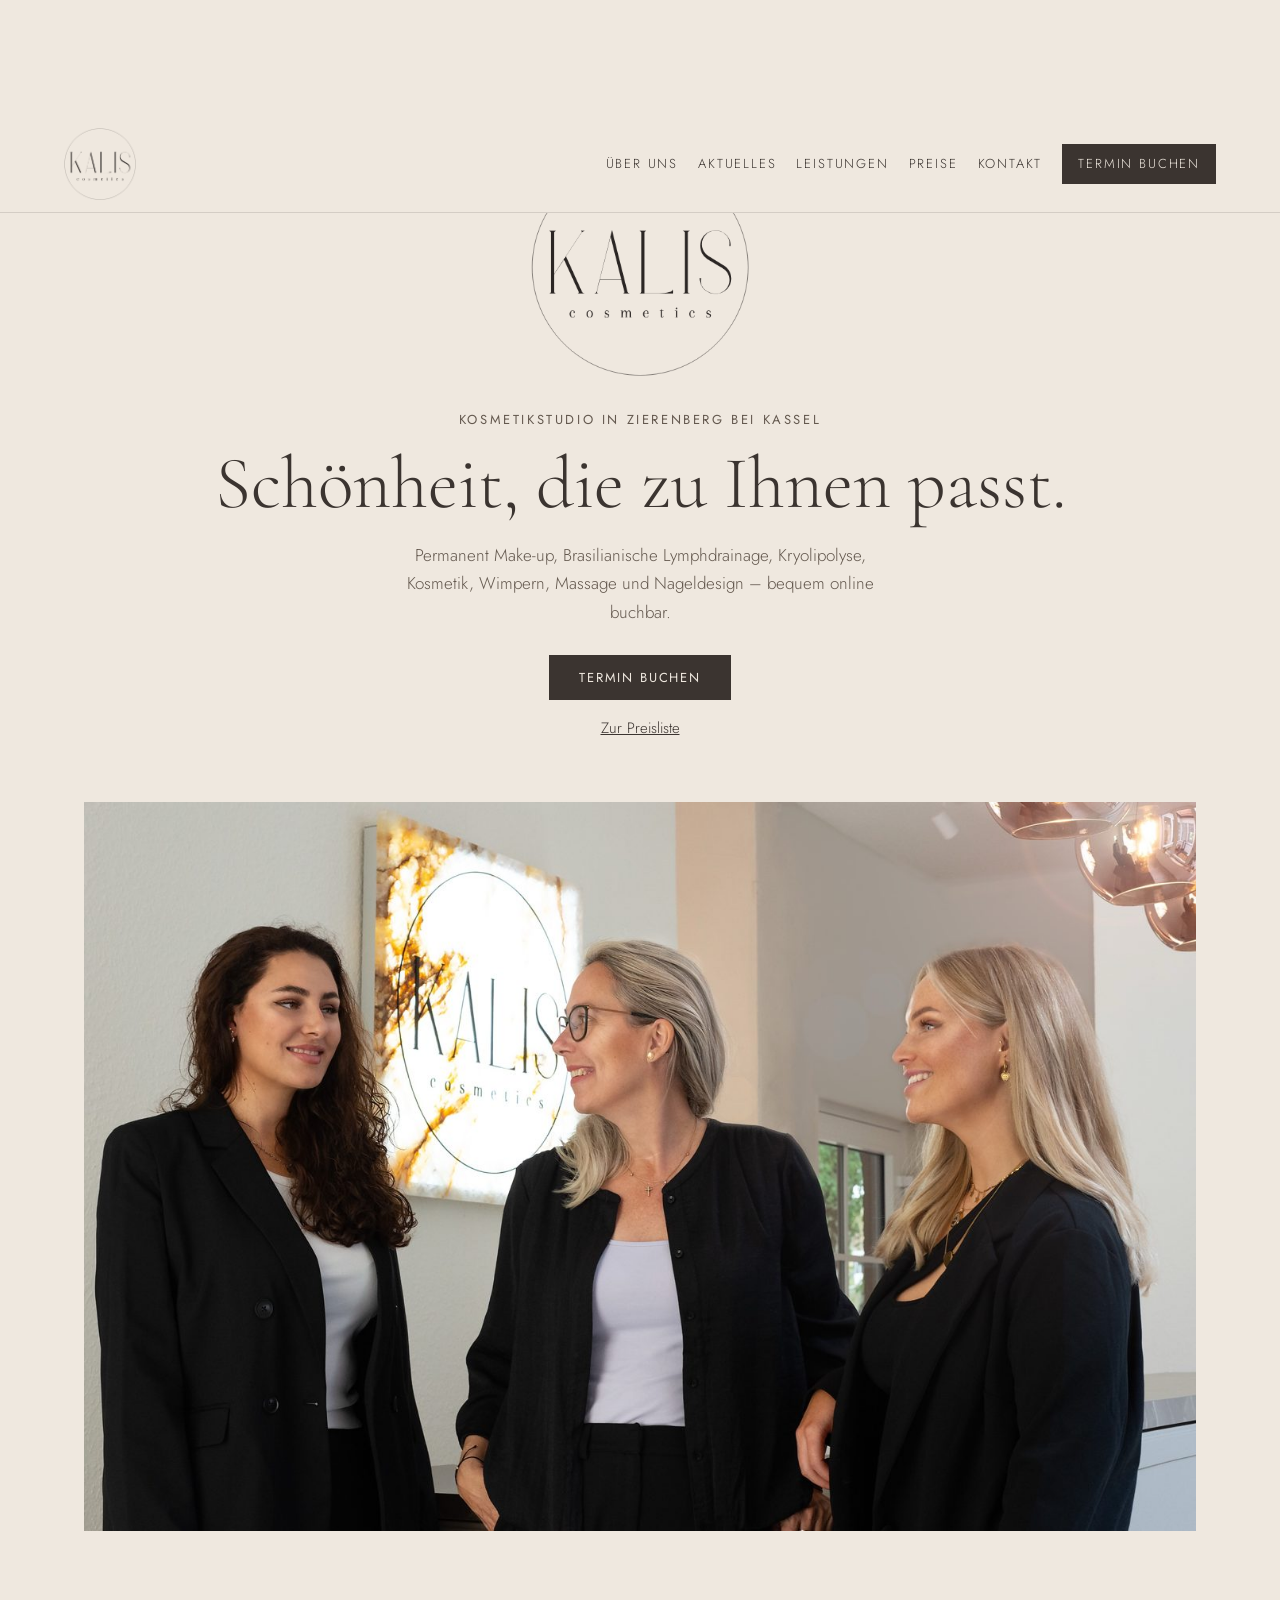
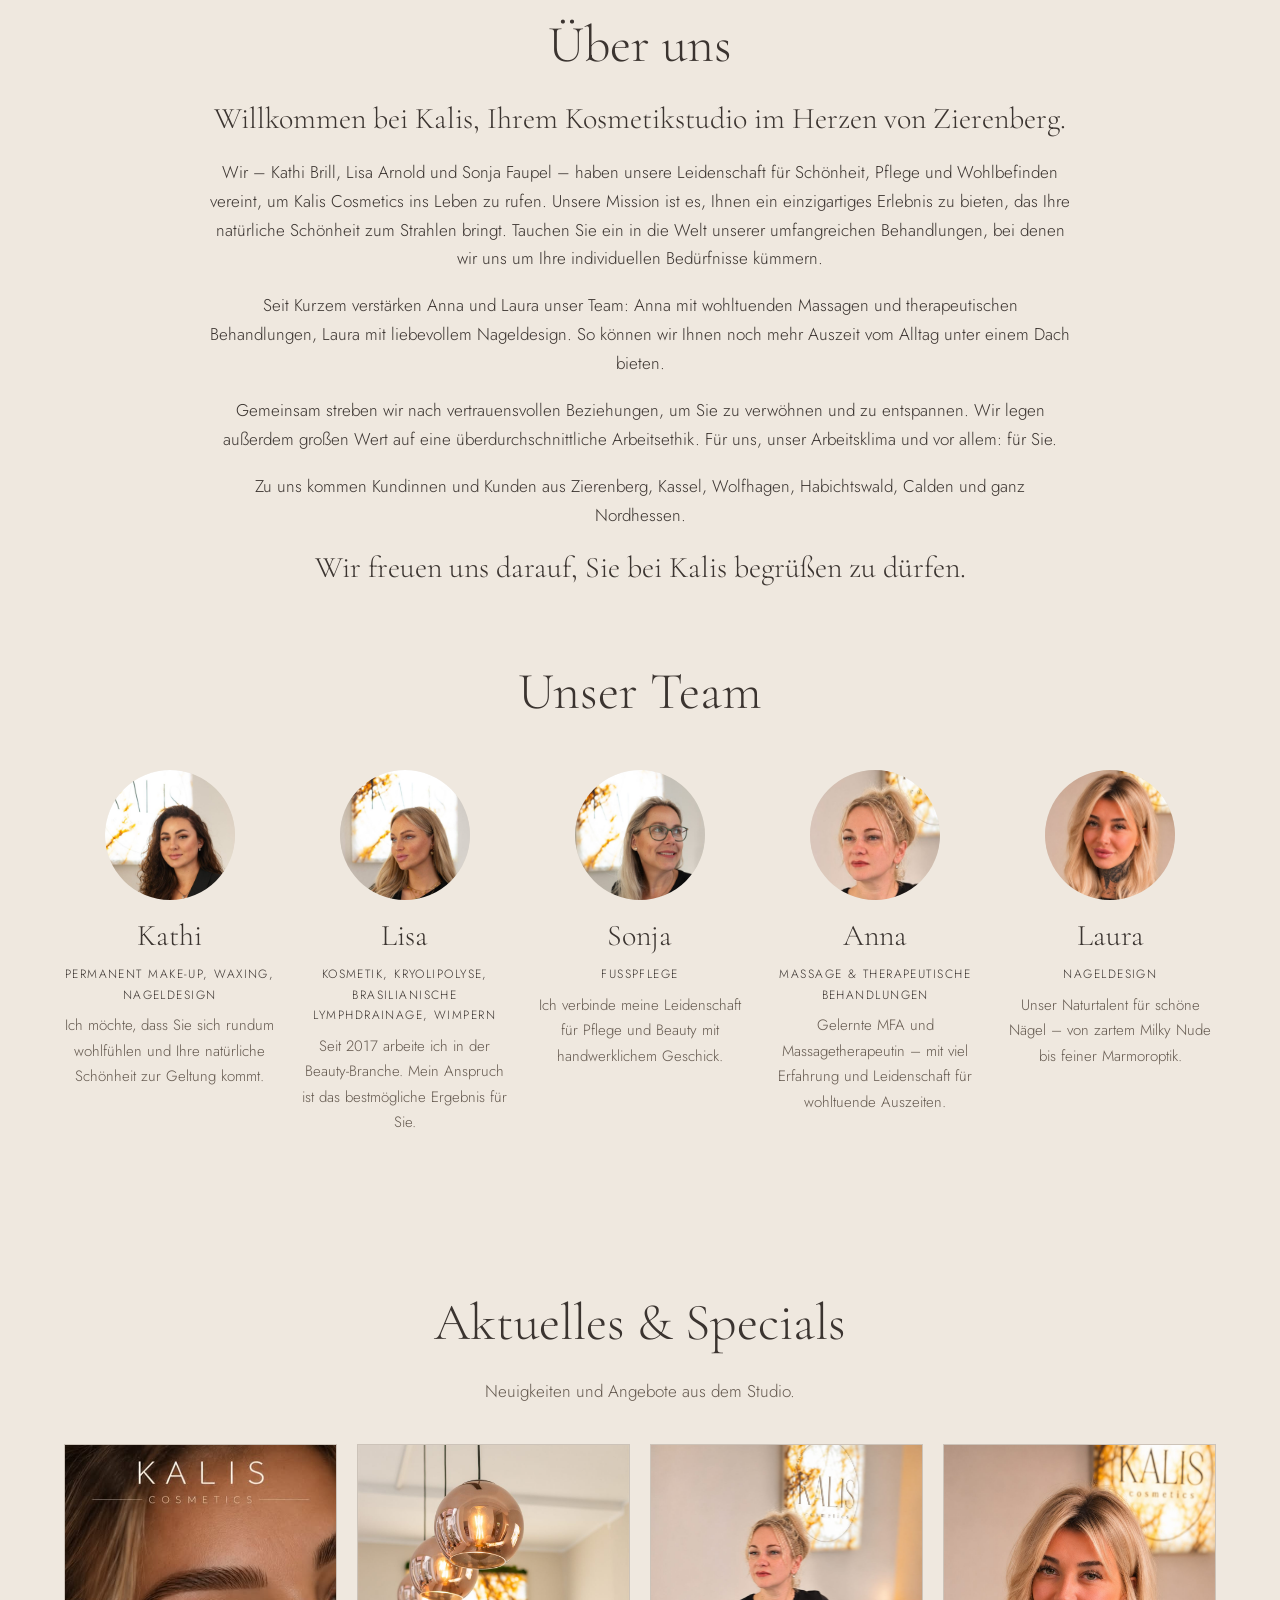
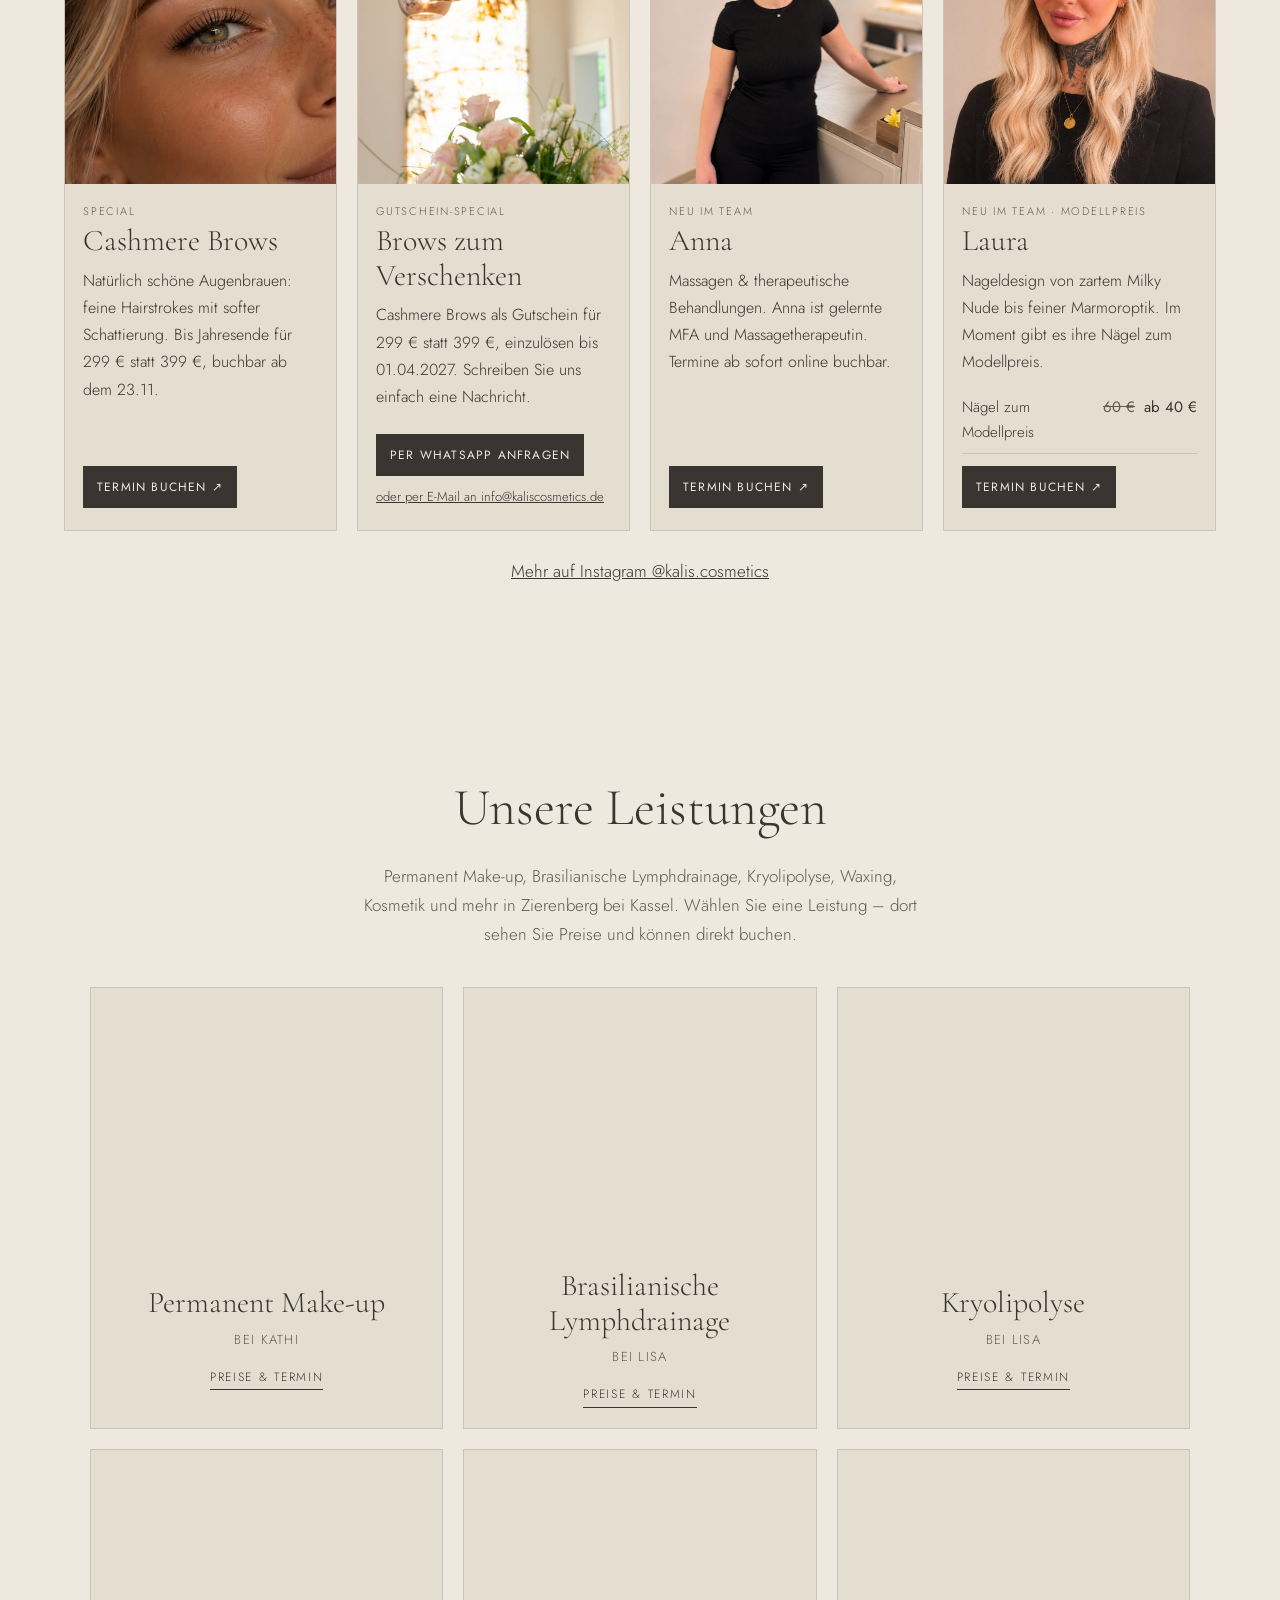
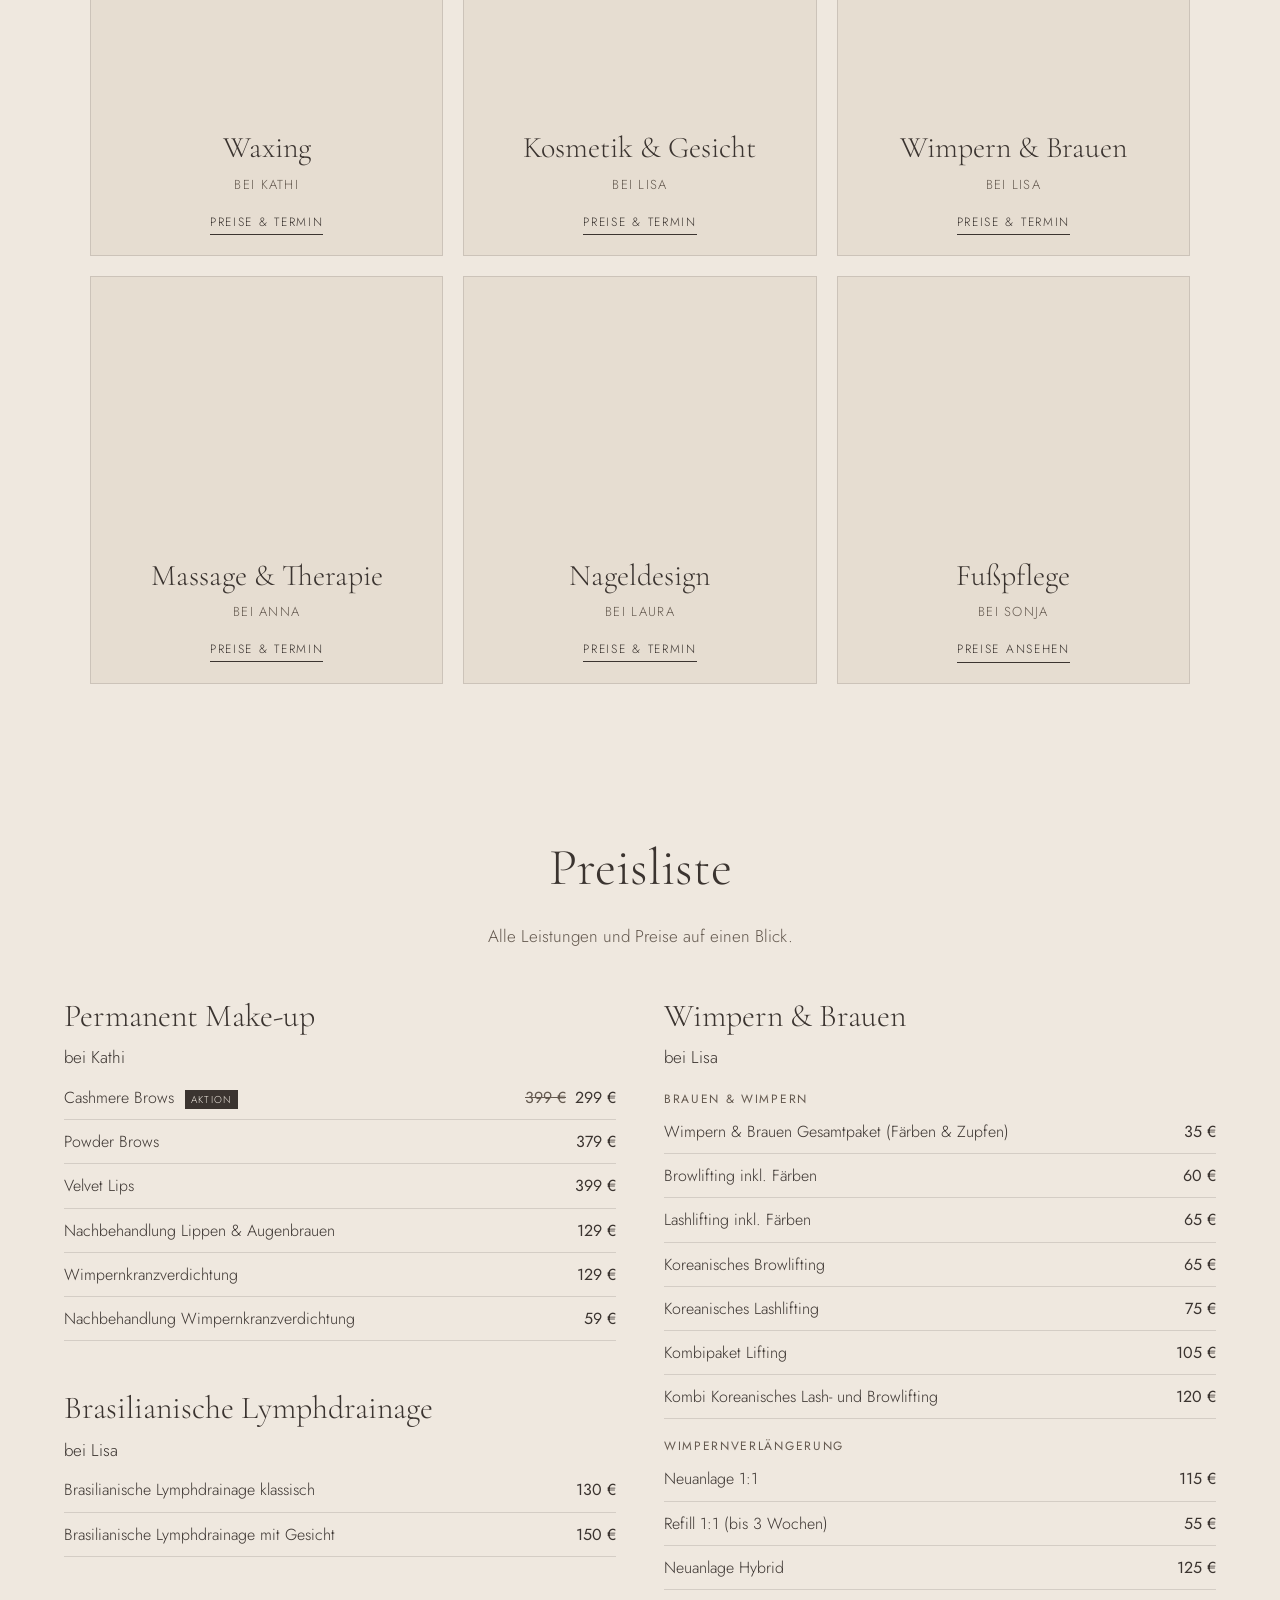
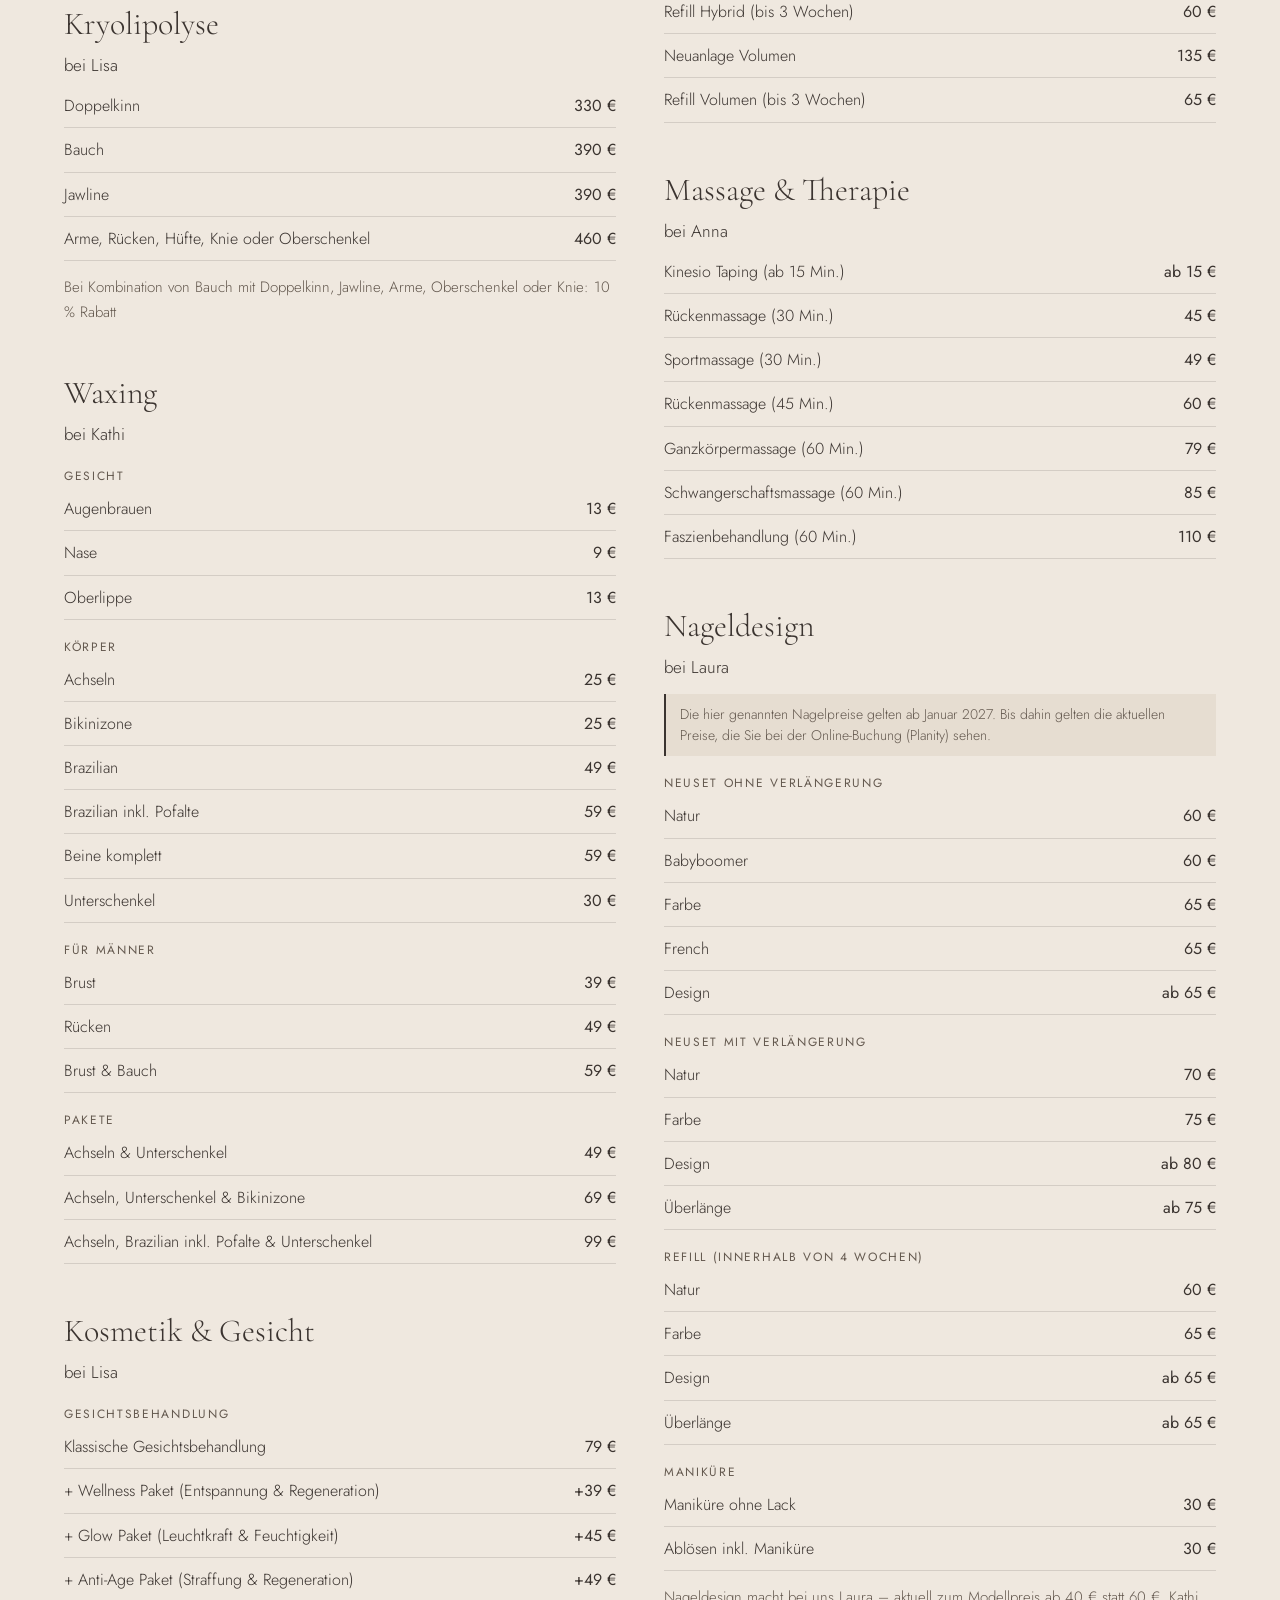
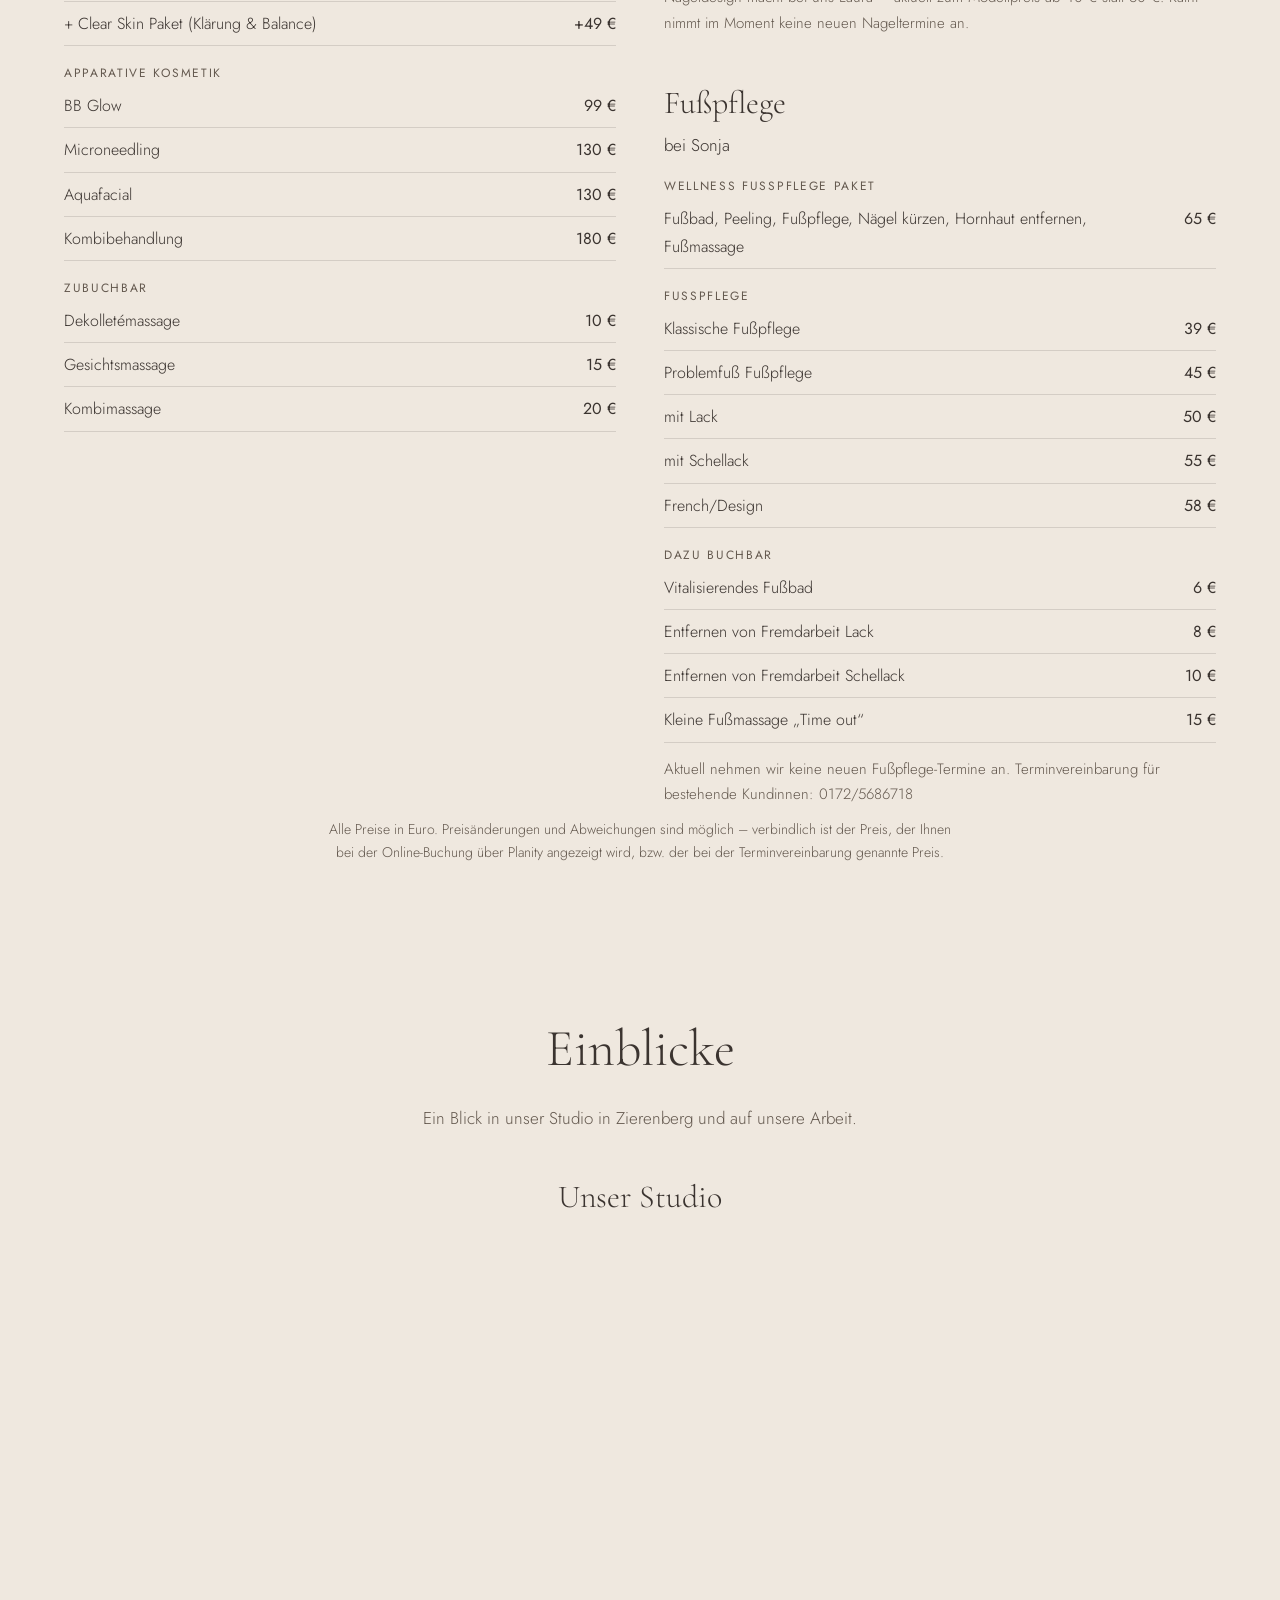
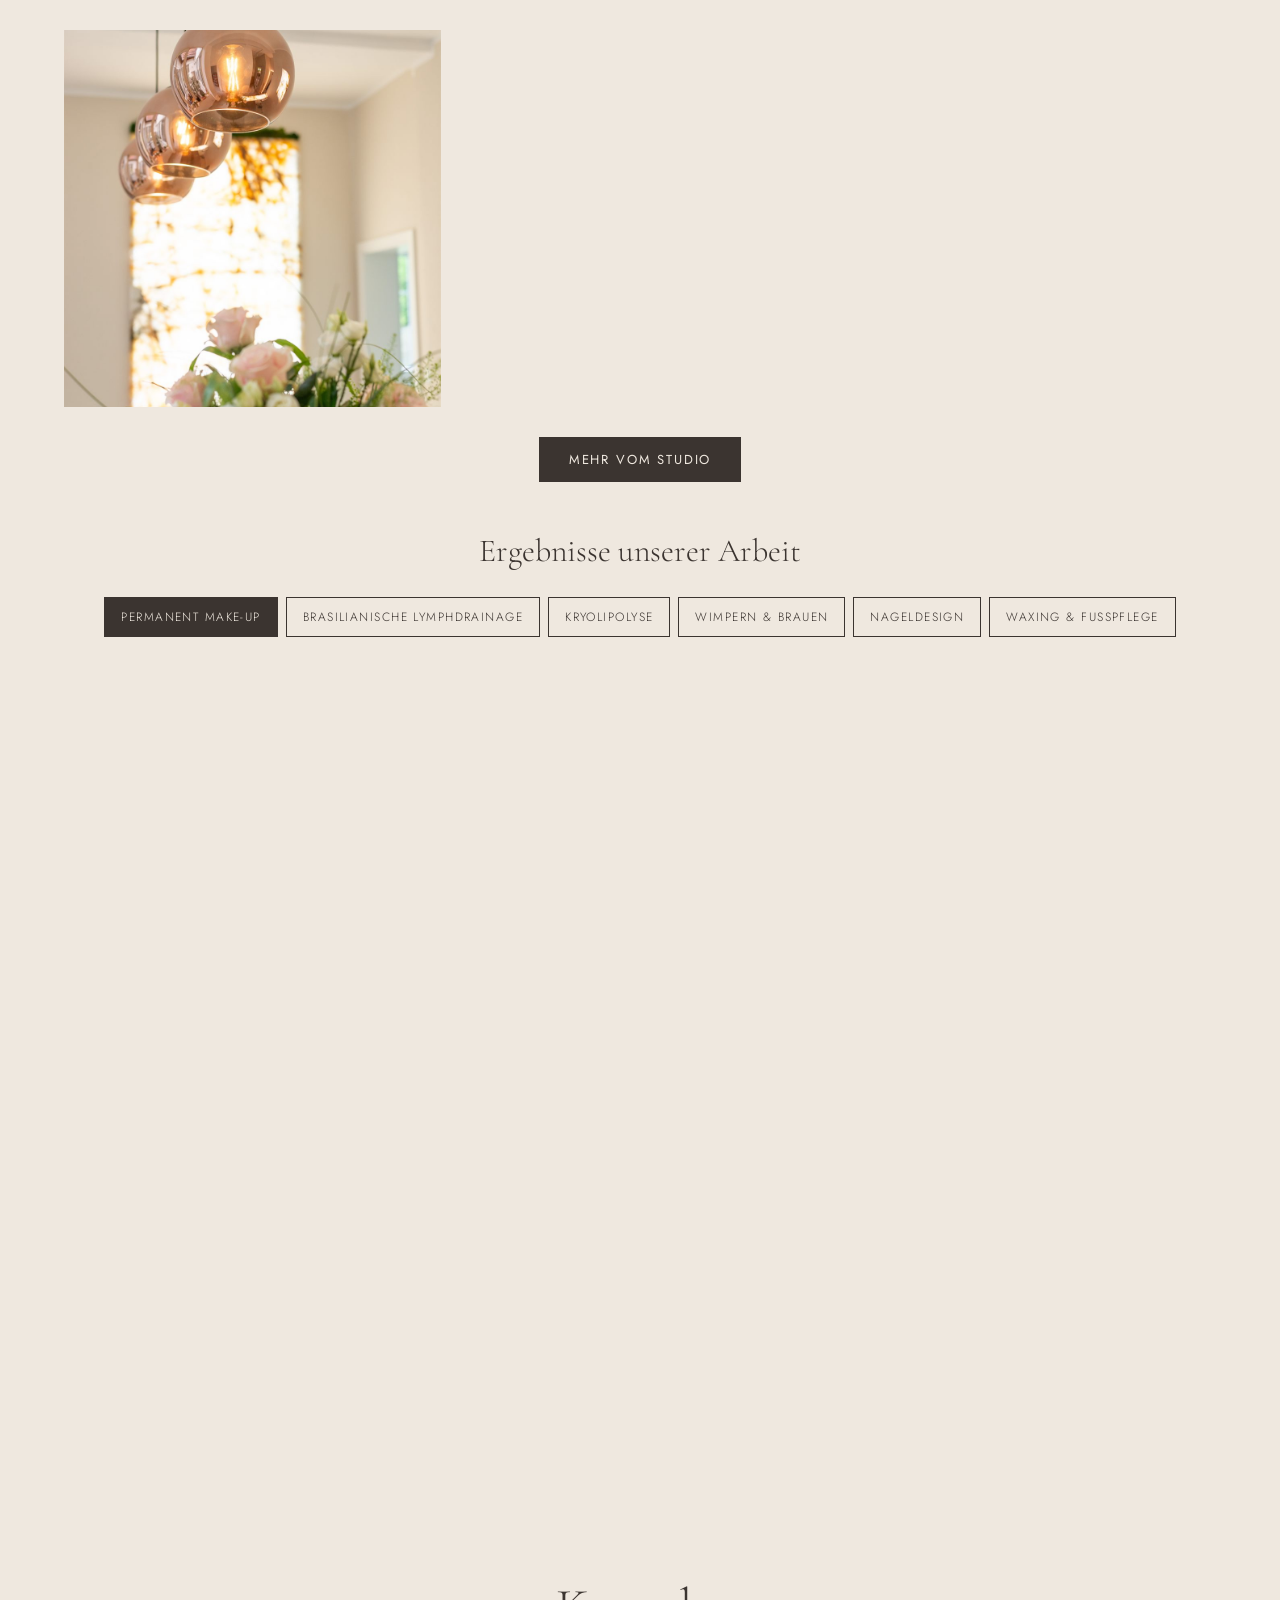
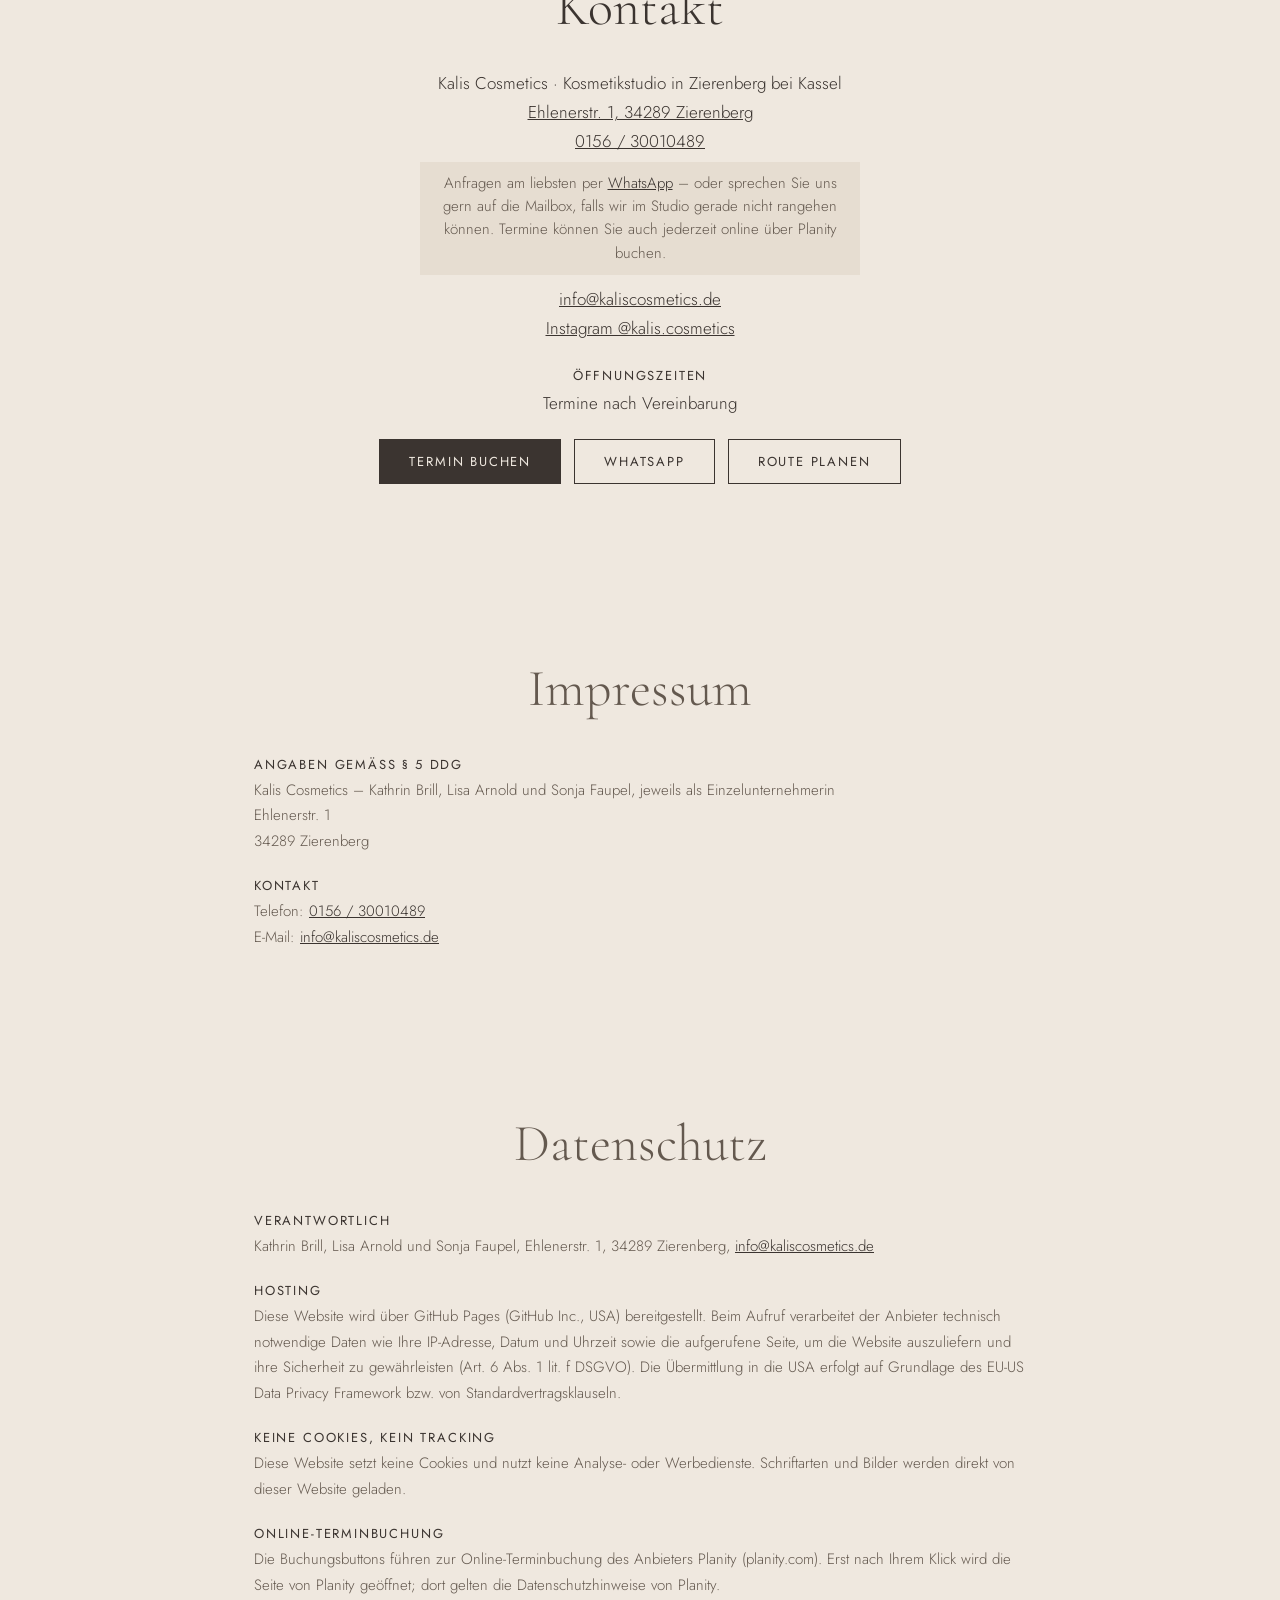
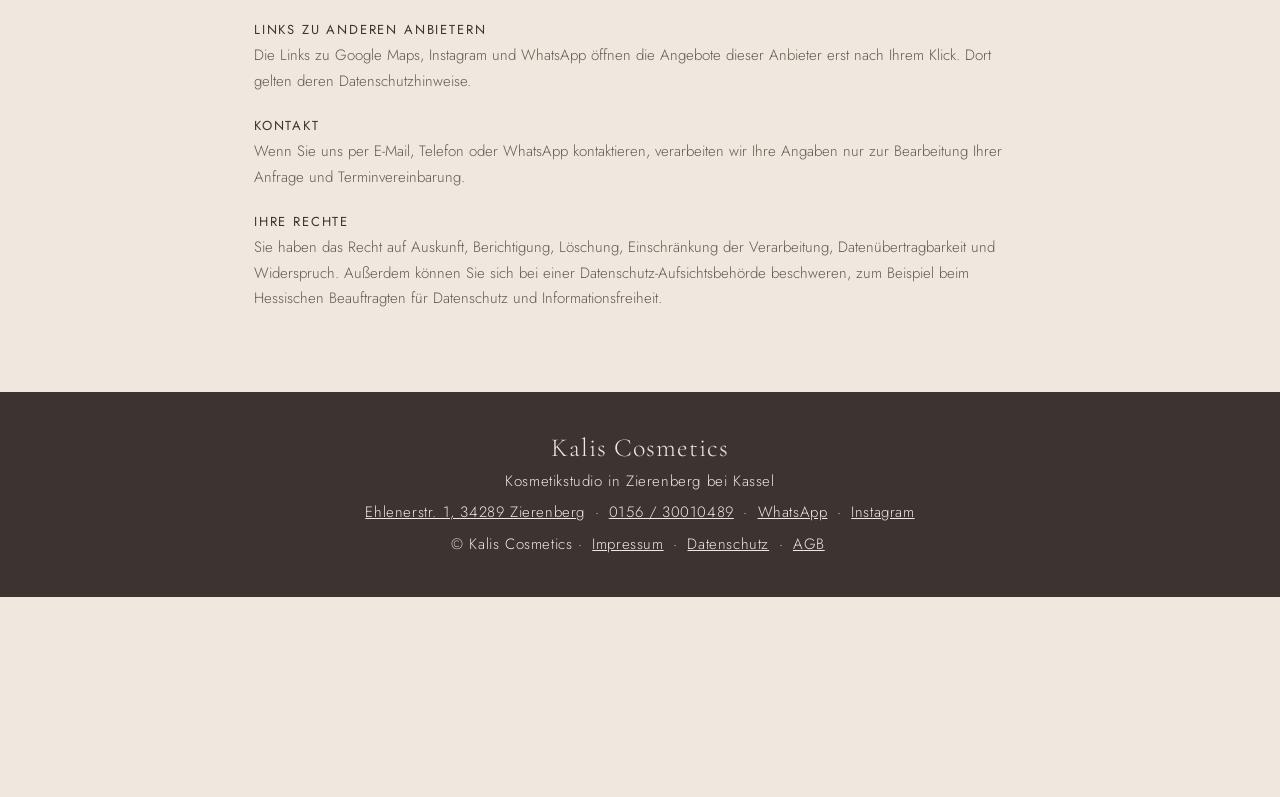
<file: impressum.html>
<!DOCTYPE html><html lang="de"><head><meta charset="utf-8"><meta http-equiv="refresh" content="0;url=index.html#impressum"><link rel="canonical" href="/"><title>Kalis Cosmetics</title></head><body><a href="index.html#impressum">Weiter zu Kalis Cosmetics</a></body></html>
</file>
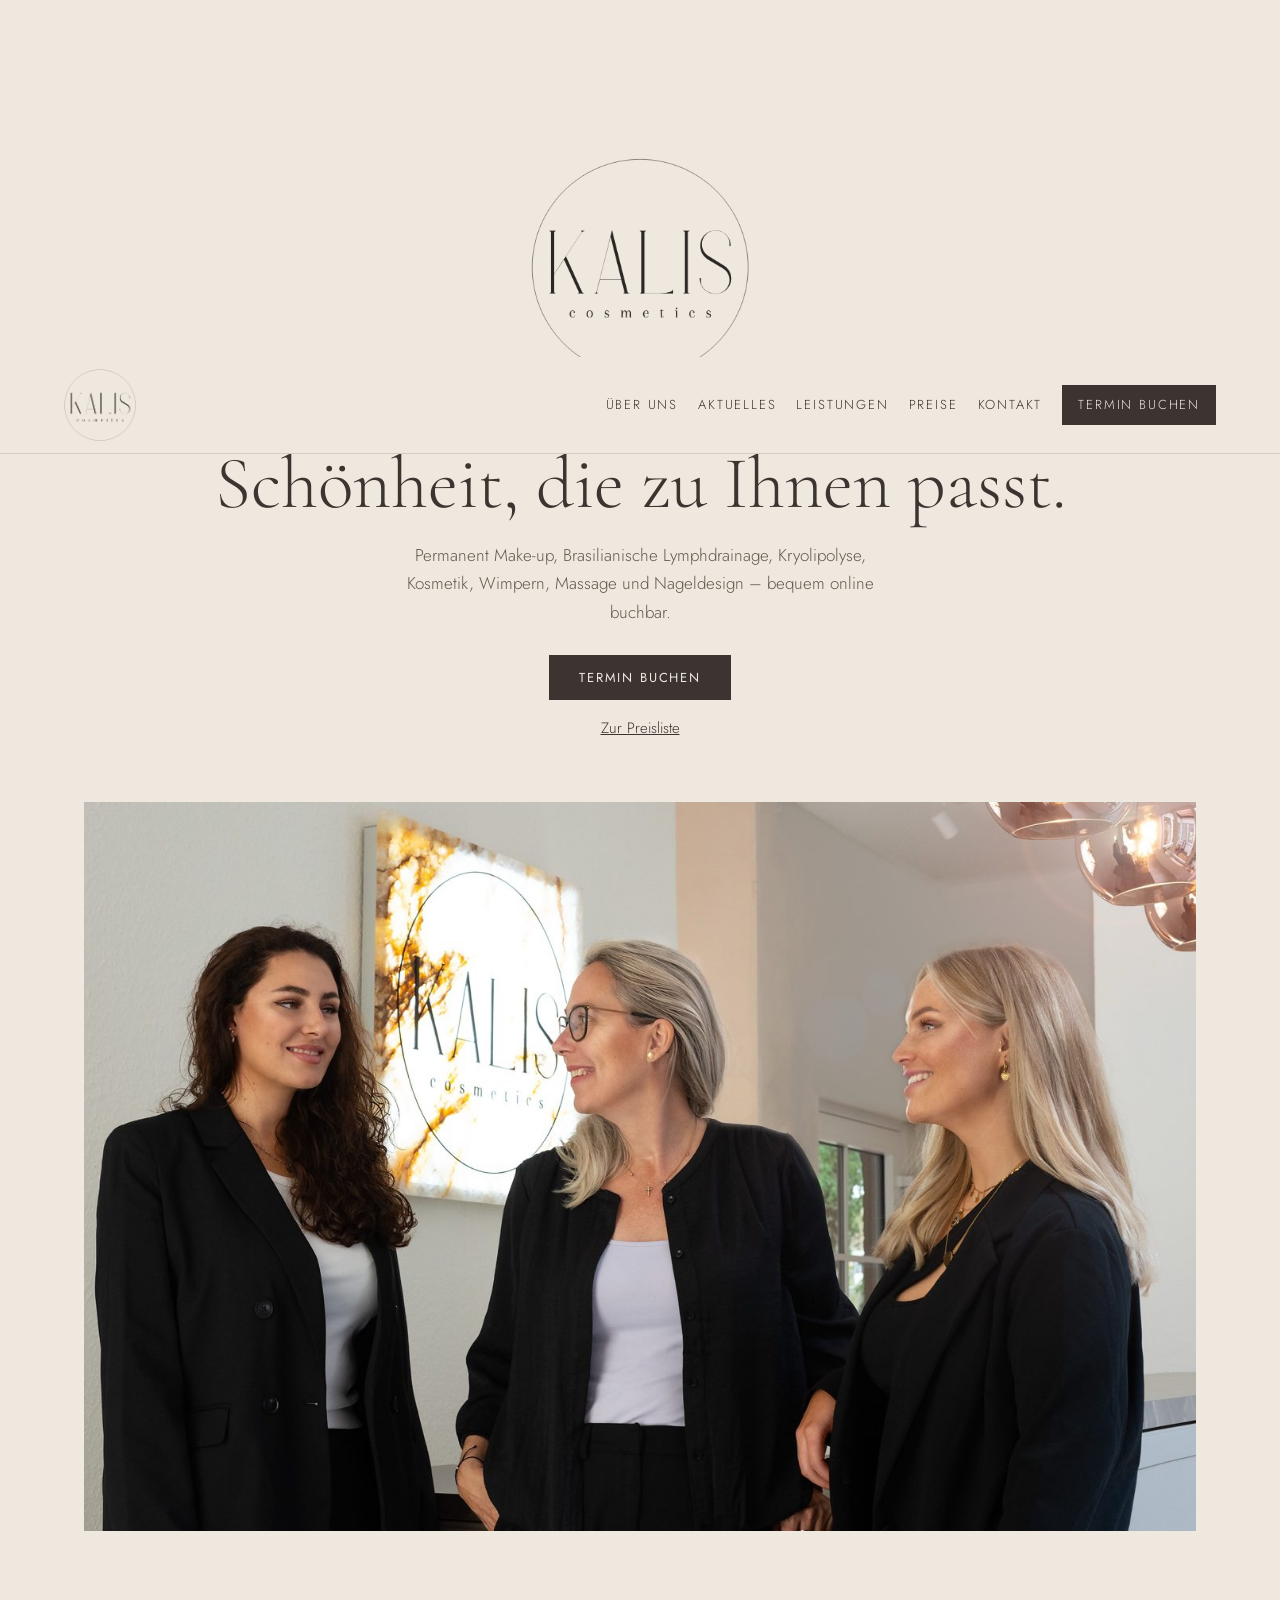
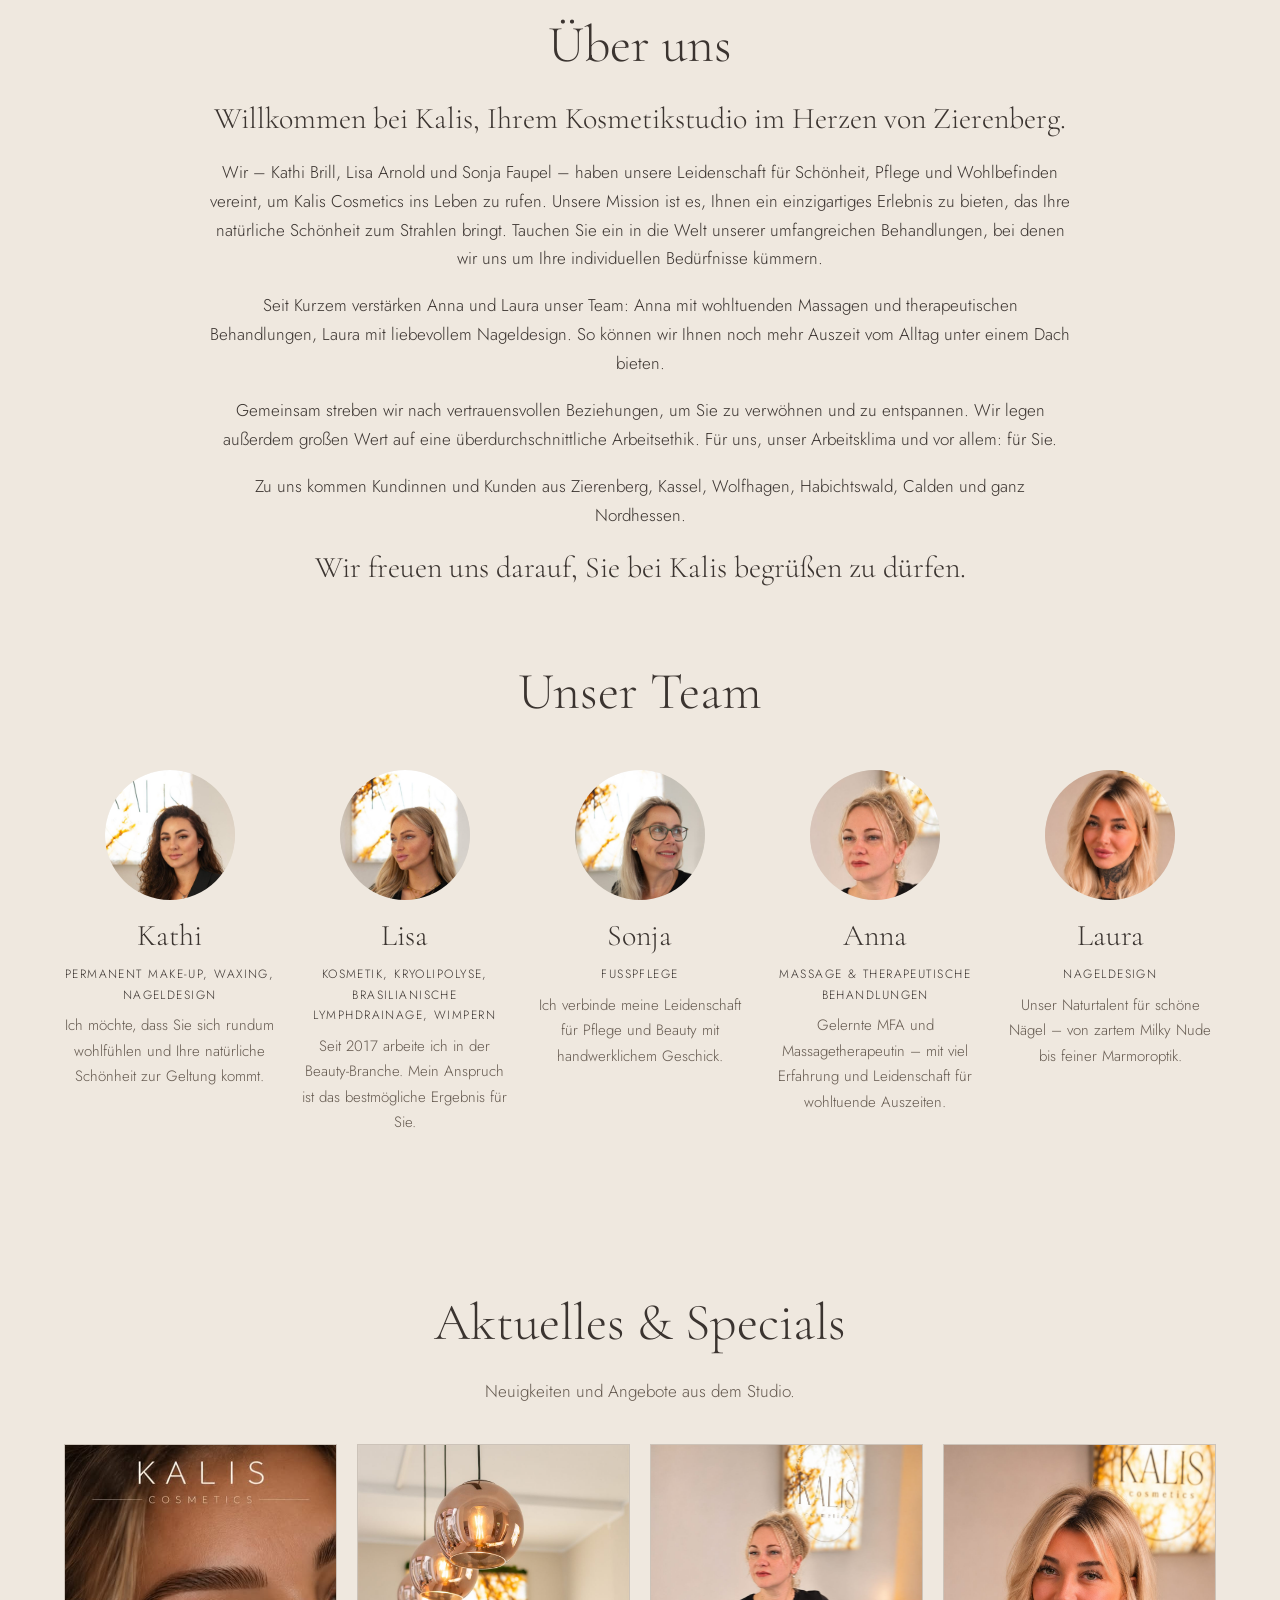
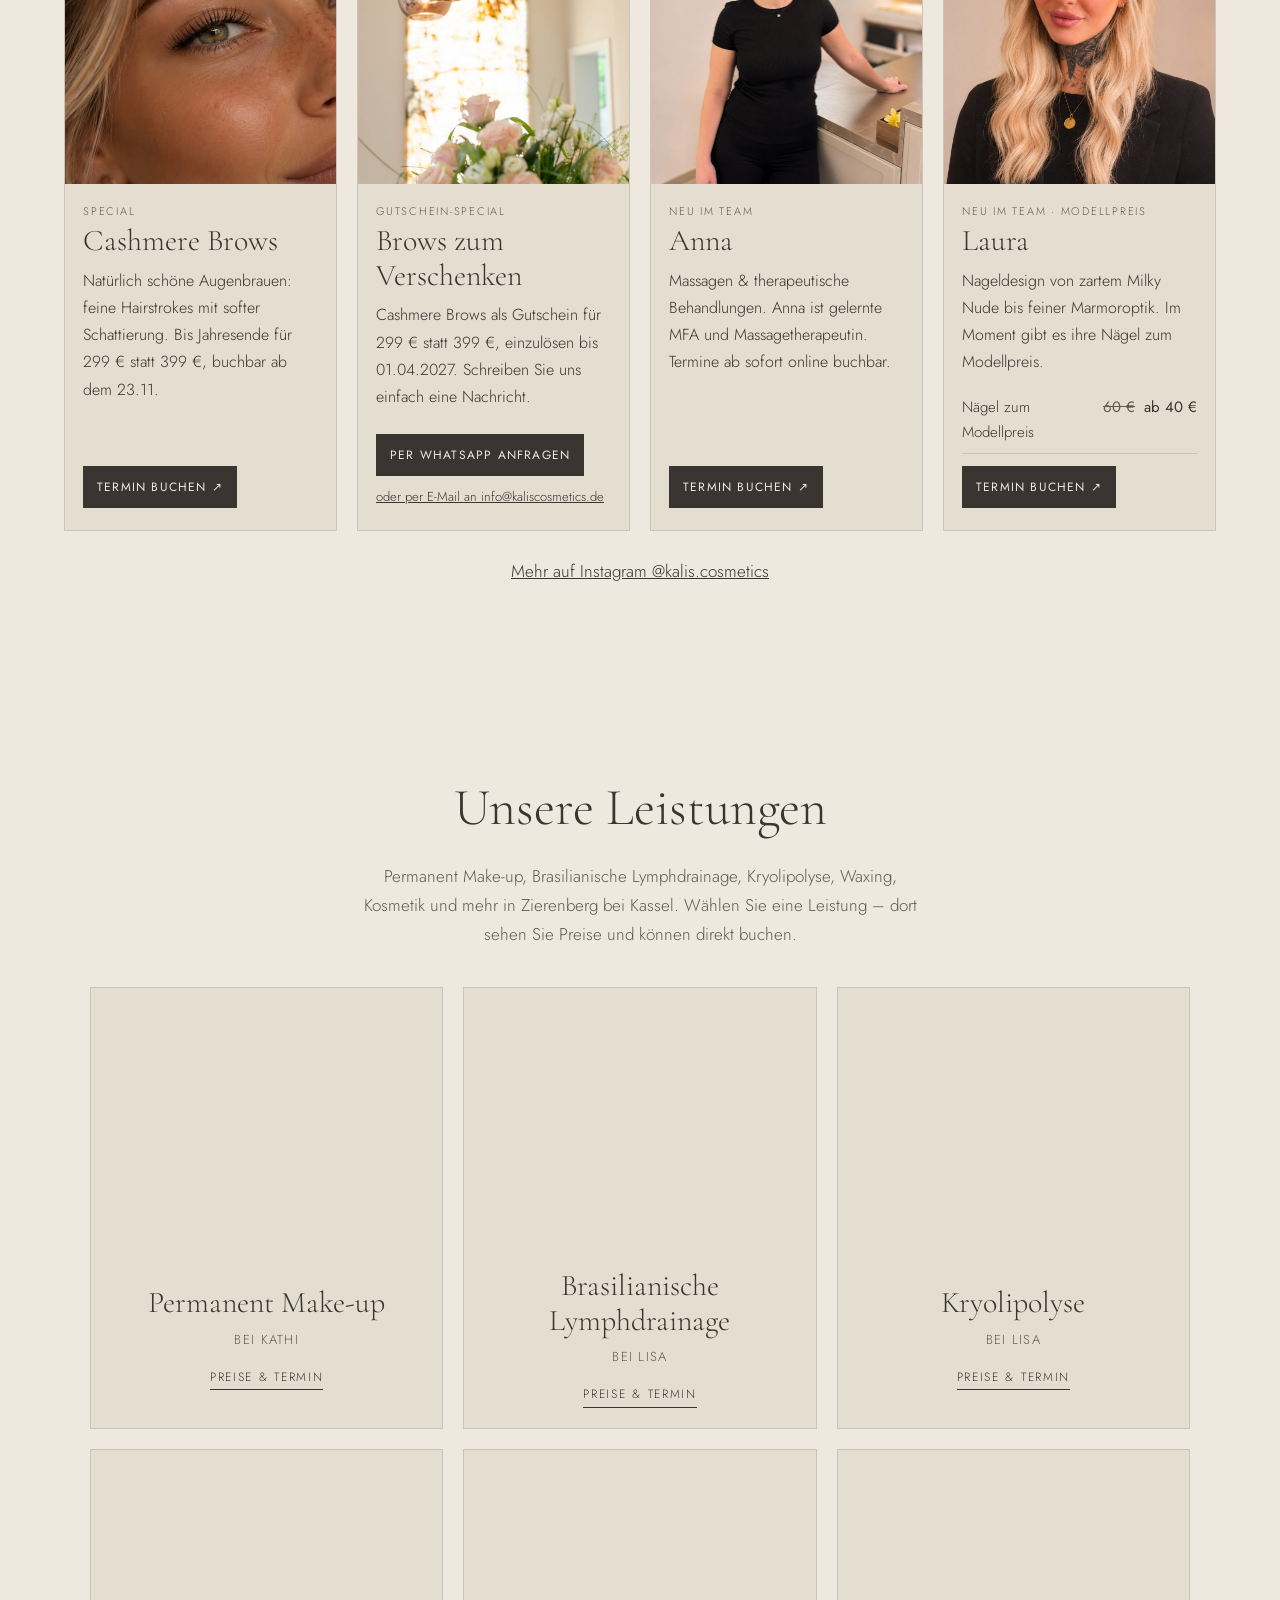
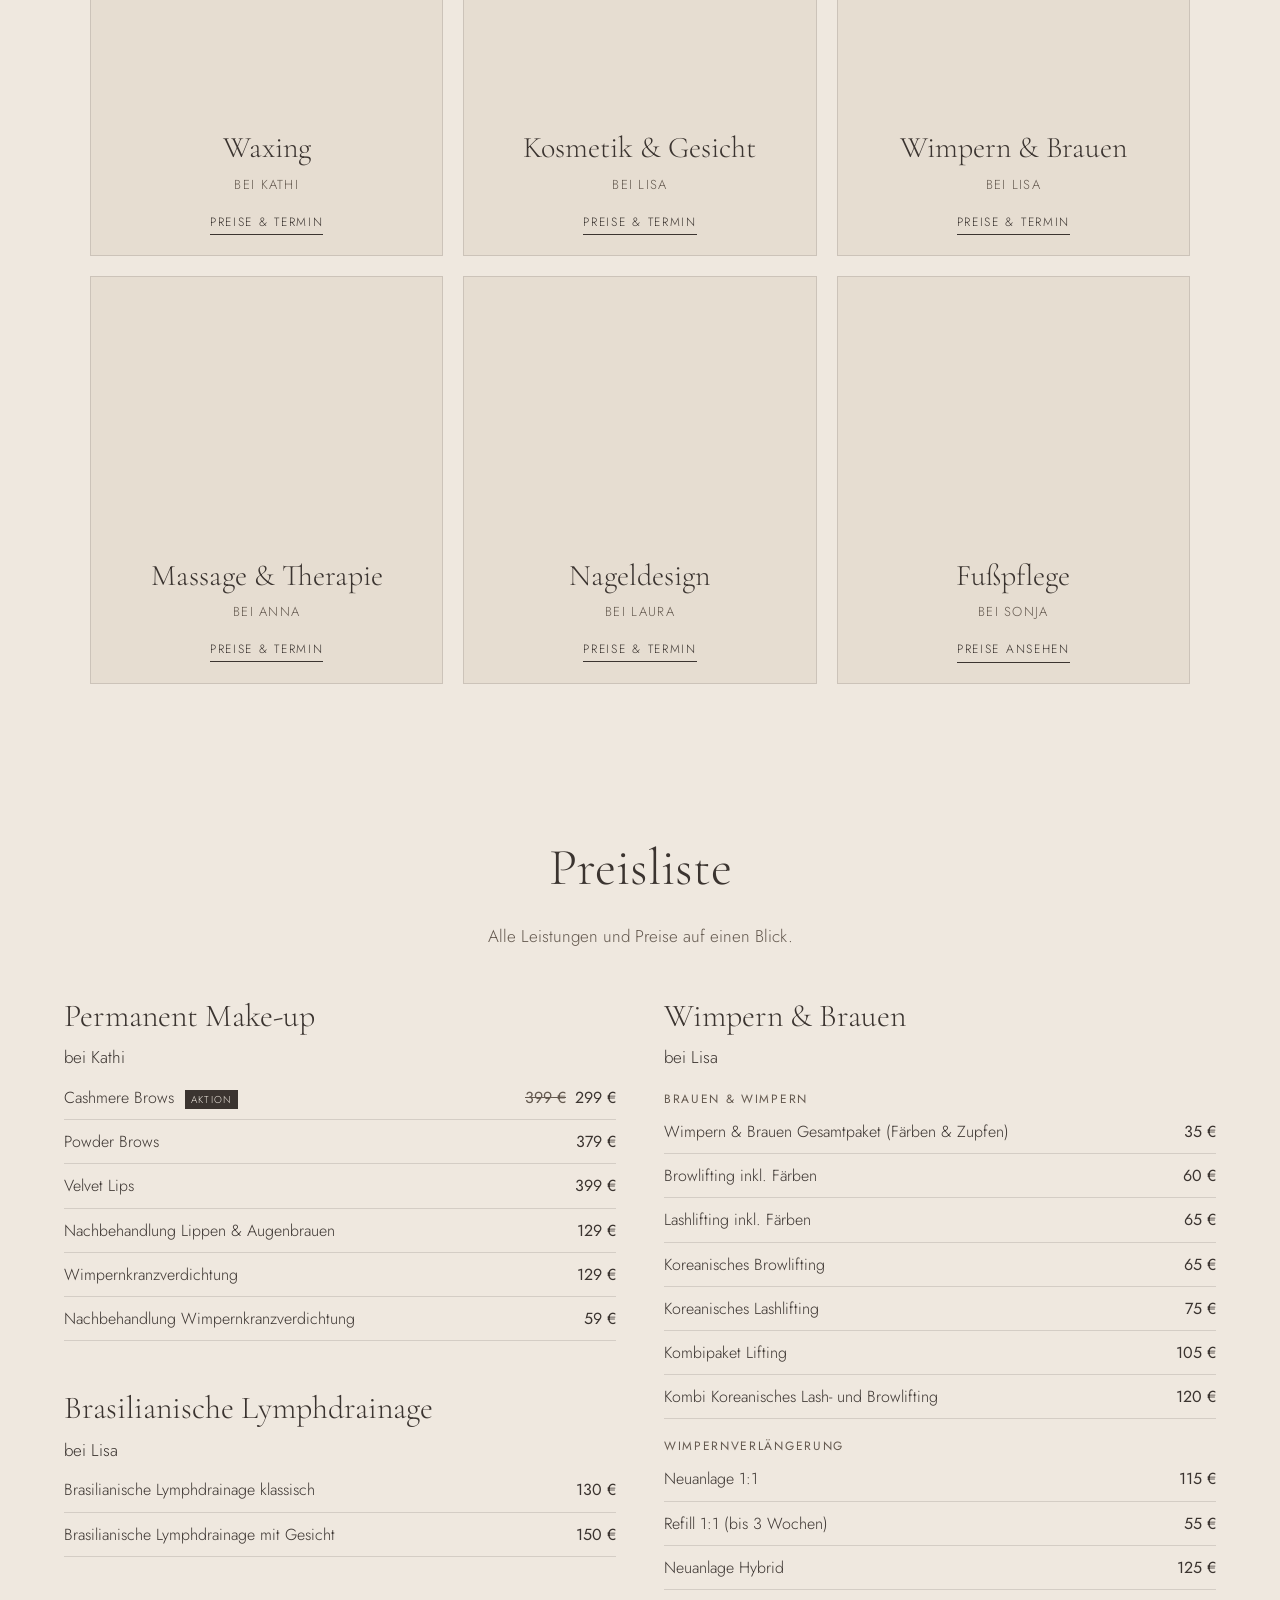
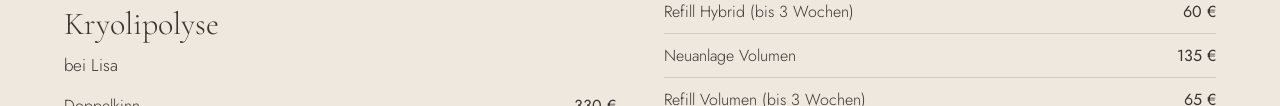
<file: kathrinbrill.html>
<!DOCTYPE html><html lang="de"><head><meta charset="utf-8"><meta http-equiv="refresh" content="0;url=index.html#leistungen"><link rel="canonical" href="/"><title>Kalis Cosmetics</title></head><body><a href="index.html#leistungen">Weiter zu Kalis Cosmetics</a></body></html>
</file>
<file: style.css>
/* Schriften (.woff2) liegen direkt neben dieser Datei (nichts wird von Google geladen) */
@font-face{font-family:"Cormorant Garamond";font-style:normal;font-weight:300 400;font-display:swap;src:url(cormorant-latin-ext.woff2) format("woff2");unicode-range:U+0100-02BA,U+02BD-02C5,U+02C7-02CC,U+02CE-02D7,U+02DD-02FF,U+0304,U+0308,U+0329,U+1D00-1DBF,U+1E00-1E9F,U+1EF2-1EFF,U+2020,U+20A0-20AB,U+20AD-20C0,U+2113,U+2C60-2C7F,U+A720-A7FF}
@font-face{font-family:"Cormorant Garamond";font-style:normal;font-weight:300 400;font-display:swap;src:url(cormorant-latin.woff2) format("woff2");unicode-range:U+0000-00FF,U+0131,U+0152-0153,U+02BB-02BC,U+02C6,U+02DA,U+02DC,U+0304,U+0308,U+0329,U+2000-206F,U+20AC,U+2122,U+2191,U+2193,U+2212,U+2215,U+FEFF,U+FFFD}
@font-face{font-family:Jost;font-style:normal;font-weight:300 400;font-display:swap;src:url(jost-latin-ext.woff2) format("woff2");unicode-range:U+0100-02BA,U+02BD-02C5,U+02C7-02CC,U+02CE-02D7,U+02DD-02FF,U+0304,U+0308,U+0329,U+1D00-1DBF,U+1E00-1E9F,U+1EF2-1EFF,U+2020,U+20A0-20AB,U+20AD-20C0,U+2113,U+2C60-2C7F,U+A720-A7FF}
@font-face{font-family:Jost;font-style:normal;font-weight:300 400;font-display:swap;src:url(jost-latin.woff2) format("woff2");unicode-range:U+0000-00FF,U+0131,U+0152-0153,U+02BB-02BC,U+02C6,U+02DA,U+02DC,U+0304,U+0308,U+0329,U+2000-206F,U+20AC,U+2122,U+2191,U+2193,U+2212,U+2215,U+FEFF,U+FFFD}
:root{--bg:#efe8df;--bg2:#e6ddd1;--bg3:#ddd2c3;--tx:#3b3430;--mu:#64594f;--line:#3b343026}
*{box-sizing:border-box}[hidden]{display:none!important}html{scroll-behavior:smooth;background:var(--bg);color-scheme:light;-webkit-text-size-adjust:100%}
body{margin:0;background:var(--bg);color:var(--tx);font:300 17px/1.7 Jost,system-ui,sans-serif}
h1,h2,h3{font-family:"Cormorant Garamond",Georgia,serif;font-weight:300;margin:0}
header{display:flex;align-items:center;justify-content:space-between;padding:12px 5vw;position:sticky;top:0;background:var(--bg);z-index:5;border-bottom:1px solid var(--line)}
.logo{width:72px;height:72px;display:block}
nav a{margin-left:20px;color:var(--tx);text-decoration:none;font-size:13px;letter-spacing:.14em;text-transform:uppercase}
section{padding:70px 5vw;max-width:1340px;margin:auto}
h2{font-size:clamp(34px,6vw,52px);text-align:center;margin-bottom:10px}
.sub{text-align:center;color:var(--mu);margin:0 auto 38px;max-width:560px}
.hero{text-align:center;padding:60px 5vw 30px}.hero-logo{width:min(220px,50vw);height:auto;display:block;margin:0 auto 34px}.hero h1{font-size:clamp(40px,8vw,74px);line-height:1.1}
.hero p{color:var(--mu);max-width:520px;margin:16px auto 0}
.hero-foto{max-width:1240px;margin:30px auto 0;padding:0 5vw}.hero-foto img{width:100%;display:block}
.btn{display:inline-block;background:var(--tx);color:var(--bg);padding:13px 30px;border:0;text-decoration:none;letter-spacing:.14em;text-transform:uppercase;font:400 13px Jost,sans-serif;cursor:pointer;margin:4px}
.tiles{display:grid;grid-template-columns:repeat(3,1fr);gap:20px;max-width:1100px;margin:0 auto}
.tile{all:unset;box-sizing:border-box;cursor:pointer;background:var(--bg2);display:flex;flex-direction:column;text-align:center;color:var(--tx);border:1px solid var(--line);transition:background .2s;overflow:hidden}
.tile img{width:100%;aspect-ratio:4/3;object-fit:cover;display:block;transition:transform .5s}.tile:hover img,.tile:focus-visible img{transform:scale(1.04)}
.tile-text{flex:1;display:flex;flex-direction:column;justify-content:center;align-items:center;padding:18px 14px 20px;position:relative;background:inherit}
.tile:hover,.tile:focus-visible{background:var(--bg3);outline:1px solid var(--tx)}
.btn:hover{background:#2b2522}
.tile h3{font-size:30px;line-height:1.15}.tile span{font-size:13px;letter-spacing:.1em;text-transform:uppercase;color:var(--mu);margin-top:8px}
.tile em{font-style:normal;font-size:12px;letter-spacing:.14em;text-transform:uppercase;margin-top:16px;padding-bottom:2px;border-bottom:1px solid currentColor}
/* Fenster (Preise, Termin buchen, Galerie) – einfache Überlagerung, funktioniert in allen Browsern */
.modal{position:fixed;top:0;right:0;bottom:0;left:0;z-index:100;background:rgba(0,0,0,.66);display:flex;align-items:center;justify-content:center}
.modal[hidden]{display:none}
html.modal-offen,html.modal-offen body{overflow:hidden}
.modal-box{position:relative;max-width:640px;width:92vw;max-height:90vh;max-height:90dvh;background:var(--bg);color:var(--tx);overflow:hidden;box-shadow:0 20px 60px rgba(0,0,0,.25)}
/* Buchungsfenster: Kopf (×) bleibt stehen, nur der Inhalt scrollt */
/* (bewusst ohne Flexbox: iPhone/Safari zeigte das Fenster sonst mit 0 Höhe an) */
#dc{overflow-y:auto;max-height:90vh;max-height:90dvh;overscroll-behavior:contain;-webkit-overflow-scrolling:touch}

.d{padding:30px 26px 0}.d h3{font-size:38px;padding-right:36px;line-height:1.1}
.aktion{position:sticky;bottom:0;background:var(--bg);border-top:1px solid var(--line);margin:22px -26px 0;padding:14px 26px 18px}
.aktion .btn{margin:4px 6px 4px 0}
.d h4{font:400 13px Jost;letter-spacing:.14em;text-transform:uppercase;margin:22px 0 4px}
ul{list-style:none;margin:0;padding:0}li{display:flex;justify-content:space-between;align-items:baseline;gap:14px;padding:8px 0;border-bottom:1px solid var(--line);font-size:16px}li b{font-weight:400;white-space:nowrap}
.note{color:var(--mu);font-size:15px;margin:14px 0}.note a{color:var(--tx)}
.preis-hinweis{font-size:14px;line-height:1.5;background:var(--bg2);border-left:2px solid var(--tx);padding:10px 14px;margin:12px 0 8px}
.preis-info{font-size:14px;color:var(--mu);max-width:640px;margin:10px auto 0;text-align:center}
.x{position:absolute;top:6px;right:8px;z-index:3;width:44px;height:44px;background:none;border:0;font-size:32px;line-height:1;cursor:pointer;color:var(--tx)}

.team{display:grid;grid-template-columns:repeat(auto-fit,minmax(165px,1fr));gap:24px;text-align:center}
.team img,.ph{width:130px;height:130px;border-radius:50%;object-fit:cover;object-position:top;background:var(--bg2);margin:0 auto 10px;display:block}
.team h3{font-size:30px}.team p{font-size:15px;color:var(--mu);margin:3px 0}.team .rolle{font-size:12px;letter-spacing:.12em;text-transform:uppercase;color:var(--tx);margin-bottom:8px}
/* Galerie: Flex statt Raster, damit eine unvollständige letzte Reihe mittig steht */
.gal{display:flex;flex-wrap:wrap;justify-content:center;gap:10px}
.gi{all:unset;cursor:zoom-in;display:block;overflow:hidden;flex:0 0 calc((100% - 20px)/3);box-sizing:border-box}.gi.zu{display:none}
.gal-titel{font-size:32px;text-align:center;margin:34px 0 18px}#galerie .sub+.gal-titel{margin-top:10px}
.gal-tabs{display:flex;flex-wrap:wrap;justify-content:center;gap:8px;margin:0 auto 22px;max-width:1200px}
.gal-tabs button{all:unset;cursor:pointer;padding:9px 16px;border:1px solid var(--tx);font-size:12px;letter-spacing:.12em;text-transform:uppercase;color:var(--tx);transition:background .2s}
.gal-tabs button:hover{background:var(--bg2)}.gal-tabs button:focus-visible{outline:2px solid var(--tx);outline-offset:2px}
.gal-tabs button[aria-selected="true"]{background:var(--tx);color:var(--bg)}
.gi img{width:100%;aspect-ratio:1;object-fit:cover;display:block;transition:transform .4s}.gi:hover img,.gi:focus-visible img{transform:scale(1.04)}.gi:focus-visible{outline:2px solid var(--tx)}
.modal.lb{background:rgba(29,25,23,.95)}
.lb img{max-width:92vw;max-height:88vh;object-fit:contain;display:block}
.lb .x{color:#fff;position:fixed;top:14px;right:20px;font-size:38px}
.lb-nav{position:fixed;top:50%;transform:translateY(-50%);background:none;border:0;color:#fff;font-size:56px;line-height:1;padding:10px 18px;cursor:pointer}
.lb-prev{left:6px}.lb-next{right:6px}
.about{max-width:860px;margin:0 auto 60px;text-align:center}.about p{margin:0 0 18px}
.about .lead{font:300 clamp(24px,3.4vw,30px)/1.35 "Cormorant Garamond",Georgia,serif}
.h2-team{margin-bottom:34px;scroll-margin-top:110px}
.hero-btn{margin-top:28px}.h1-klein{display:block;font:400 13px/1.4 Jost,sans-serif;letter-spacing:.2em;text-transform:uppercase;color:var(--mu);margin-bottom:14px}.hero .hero-klein{margin-top:12px;font-size:15px}.hero-klein a{color:var(--tx)}
.btn-hell{background:transparent;color:var(--tx);outline:1px solid var(--tx);outline-offset:-1px}.btn-hell:hover{background:var(--bg2)}
.k a.btn{color:var(--bg);text-decoration:none}.k a.btn-hell{color:var(--tx)}
.lbl-k{font-weight:400;font-size:13px;letter-spacing:.14em;text-transform:uppercase}
footer p{margin:6px 0}.f-name{font:300 26px "Cormorant Garamond",Georgia,serif;letter-spacing:.04em}
section{scroll-margin-top:96px}
.burger{display:none;background:none;border:0;cursor:pointer;padding:10px;margin-right:6px}
.burger span{display:block;width:24px;height:1.5px;background:var(--tx);margin:5px 0;transition:transform .25s,opacity .25s}
.burger[aria-expanded="true"] span:nth-child(1){transform:translateY(6.5px) rotate(45deg)}
.burger[aria-expanded="true"] span:nth-child(2){opacity:0}
.burger[aria-expanded="true"] span:nth-child(3){transform:translateY(-6.5px) rotate(-45deg)}
.menu{display:flex;align-items:center}
.agb{max-width:760px;margin:auto;padding:60px 5vw 40px}.agb h1{font-size:clamp(36px,6vw,54px);text-align:center;line-height:1.1}
.agb h2{font-size:30px;text-align:left;margin:40px 0 10px}.agb p{font-size:16px;margin:0 0 12px}
.agb .sub{margin-top:10px}.agb .stand{color:var(--mu);font-size:14px;margin-top:40px}.agb .mehr{text-align:center}
.agb-hinweis{font-size:14px;color:var(--mu);margin:10px 0 0}.agb-hinweis a{color:var(--tx)}
.k{text-align:center}.k a{color:var(--tx)}
.k-hinweis{display:block;max-width:440px;margin:6px auto 10px;font-size:15px;line-height:1.55;color:var(--mu);background:var(--bg2);padding:10px 14px}
.legal{max-width:900px;font-size:15px;color:var(--mu)}.legal h3{font:400 13px Jost,sans-serif;letter-spacing:.14em;text-transform:uppercase;color:var(--tx);margin:22px 0 4px}.legal p{margin:0 0 10px}.legal a{color:var(--tx)}
footer{text-align:center;padding:34px 5vw;font-size:15px;color:var(--bg);background:var(--tx);letter-spacing:.04em}footer a{color:var(--bg);margin:0 4px}
nav{display:flex;align-items:center}
.news{display:grid;grid-template-columns:repeat(4,1fr);gap:20px}
.card{background:var(--bg2);border:1px solid var(--line);display:flex;flex-direction:column}
.card img{width:100%;aspect-ratio:4/5;object-fit:cover;object-position:center 25%;display:block}.card img.ganz{object-fit:contain;background:#efe8e1}
.card>div{padding:18px 18px 22px;display:flex;flex-direction:column;flex:1}
.card .lbl{font-size:11px;letter-spacing:.16em;text-transform:uppercase;color:var(--mu)}
.card h3{font-size:30px;line-height:1.15;margin:4px 0 8px}.card p{font-size:16px;margin:0 0 16px}.card>div>.btn{margin-top:auto}
.card .btn+.btn{margin-top:8px}
.card-link2{display:inline-block;margin-top:10px;font-size:13px;color:var(--tx);word-break:break-word}
.card-preise{margin:-4px 0 12px}.card-preise li{font-size:15px;padding:7px 0}.card .card-hinweis{font-size:14px;color:var(--mu);flex:0 0 auto}
@media(min-width:641px){
  .card.gross{grid-column:1/-1;flex-direction:row}
  .card.gross img{width:44%;aspect-ratio:1;flex:none}
  .card.gross>div{padding:36px 44px;justify-content:center}
  .card.gross h3{font-size:44px}.card.gross p{flex:0 0 auto;font-size:17px}
  .card.gross .card-preise li{font-size:17px}
}
.card .btn{align-self:flex-start;margin:0;padding:12px 14px;font-size:12px;letter-spacing:.1em;text-align:center}
.preisliste{columns:2 380px;column-gap:48px}
.pl{break-inside:avoid;margin-bottom:40px}.pl h3{font-size:32px}.pl .who{margin:0 0 4px}
.pl summary{list-style:none;cursor:default}.pl summary::-webkit-details-marker{display:none}
.pl summary .auf-zu{display:none}
.pl h4{font:400 12px Jost,sans-serif;letter-spacing:.14em;text-transform:uppercase;margin:18px 0 2px;color:var(--mu)}
.pl>p:not(.who):not(.note){font-size:14px;color:var(--mu)}
li s{color:var(--mu);margin-right:4px}.ak{font-style:normal;font-size:10px;letter-spacing:.12em;text-transform:uppercase;background:var(--tx);color:var(--bg);padding:2px 6px;margin-left:6px;vertical-align:middle}
@media print{header,nav,.hero,.hero-foto,#aktuelles,#leistungen,#ueber-uns,#galerie,#kontakt,.legal,footer,.mehr button{display:none!important}#preise{padding:0}body{background:#fff}.ak{border:1px solid #000}}
.mehr{margin-top:26px}.mehr a{color:var(--tx)}
nav .nav-btn{background:var(--tx);color:var(--bg);padding:9px 16px}nav .nav-btn:hover{background:#2b2522}
.wahl{display:grid;gap:12px;margin-top:20px}
.wahl .wahl-k{all:unset;display:block;box-sizing:border-box;cursor:pointer;padding:18px 20px;background:var(--bg2);border:1px solid var(--line);transition:background .2s}
.wahl .wahl-k:hover,.wahl .wahl-k:focus-visible{background:var(--bg3);outline:1px solid var(--tx)}
.wahl strong{display:block;font:300 28px/1.2 "Cormorant Garamond",Georgia,serif}.wahl span{font-size:14px;color:var(--mu)}
@media(max-width:900px){.tiles{grid-template-columns:repeat(2,1fr)}.news{grid-template-columns:repeat(2,1fr)}
  /* bei ungerader Anzahl die letzte Kachel mittig statt allein links */
  .tiles>.tile:last-child:nth-child(odd){grid-column:1/-1;width:calc(50% - 5px);justify-self:center}}
@media(max-width:860px){
  .burger{display:block}
  .menu{display:none;position:absolute;top:100%;left:0;right:0;flex-direction:column;align-items:stretch;background:var(--bg);border-bottom:1px solid var(--line);box-shadow:0 12px 24px #3b343014;padding:6px 5vw 14px}
  .menu.auf{display:flex}
  .menu a{margin:0;padding:14px 0;font-size:14px;border-bottom:1px solid var(--line)}.menu a:last-child{border-bottom:0}
  nav .nav-btn{margin-left:4px}
}
@media(max-width:640px){nav .nav-btn{padding:8px 12px;font-size:11px}.logo{width:60px;height:60px}section{padding:40px 5vw}
  /* Preisliste am Handy ohne Spalten-Layout (Safari zeigt sonst große Leerflächen) */
  .preisliste{columns:auto;column-gap:0}.pl{break-inside:auto}
  h2{margin-bottom:6px}.sub{margin-bottom:24px}.gal{gap:6px}.gi{flex-basis:calc((100% - 6px)/2)}.gal-titel{font-size:27px}.gal-tabs{gap:6px}.gal-tabs button{padding:8px 11px;font-size:11px;letter-spacing:.08em}.lb-nav{font-size:40px;padding:8px}
  /* Aktuelles: untereinander */
  .news{grid-template-columns:1fr;gap:16px}.card img{aspect-ratio:4/3}.card img.ganz{aspect-ratio:1}
  /* Leistungen: zwei Kacheln nebeneinander */
  .tiles{grid-template-columns:repeat(2,1fr);gap:10px}.tile-text{padding:12px 8px 14px}
  .tile h3{font-size:22px}.tile span{font-size:11px}.tile em{font-size:11px;margin-top:10px}
  /* Preisliste: Bereiche zum Aufklappen */
  .pl{margin-bottom:0;border-bottom:1px solid var(--line)}.pl summary{cursor:pointer;display:flex;align-items:center;gap:12px;padding:14px 0}
  .pl summary>div{flex:1}.pl summary h3{font-size:27px}.pl summary .who{margin:0}
  .pl summary .auf-zu{display:block;font-size:28px;font-weight:300;line-height:1;transition:transform .2s}.pl[open] summary .auf-zu{transform:rotate(45deg)}
  .pl[open]{padding-bottom:18px}
  /* Team: zwei nebeneinander */
  .team{grid-template-columns:repeat(2,1fr);gap:30px 14px}.team img,.ph{width:110px;height:110px}.team h3{font-size:26px}
  /* letzte Person bei ungerader Anzahl mittig, damit kein leerer Platz entsteht */
  .team>div:last-child:nth-child(odd){grid-column:1/-1;max-width:50%;margin:0 auto}
}
.nur-handy{display:none}@media(max-width:640px){.nur-handy{display:inline}}
</file>
